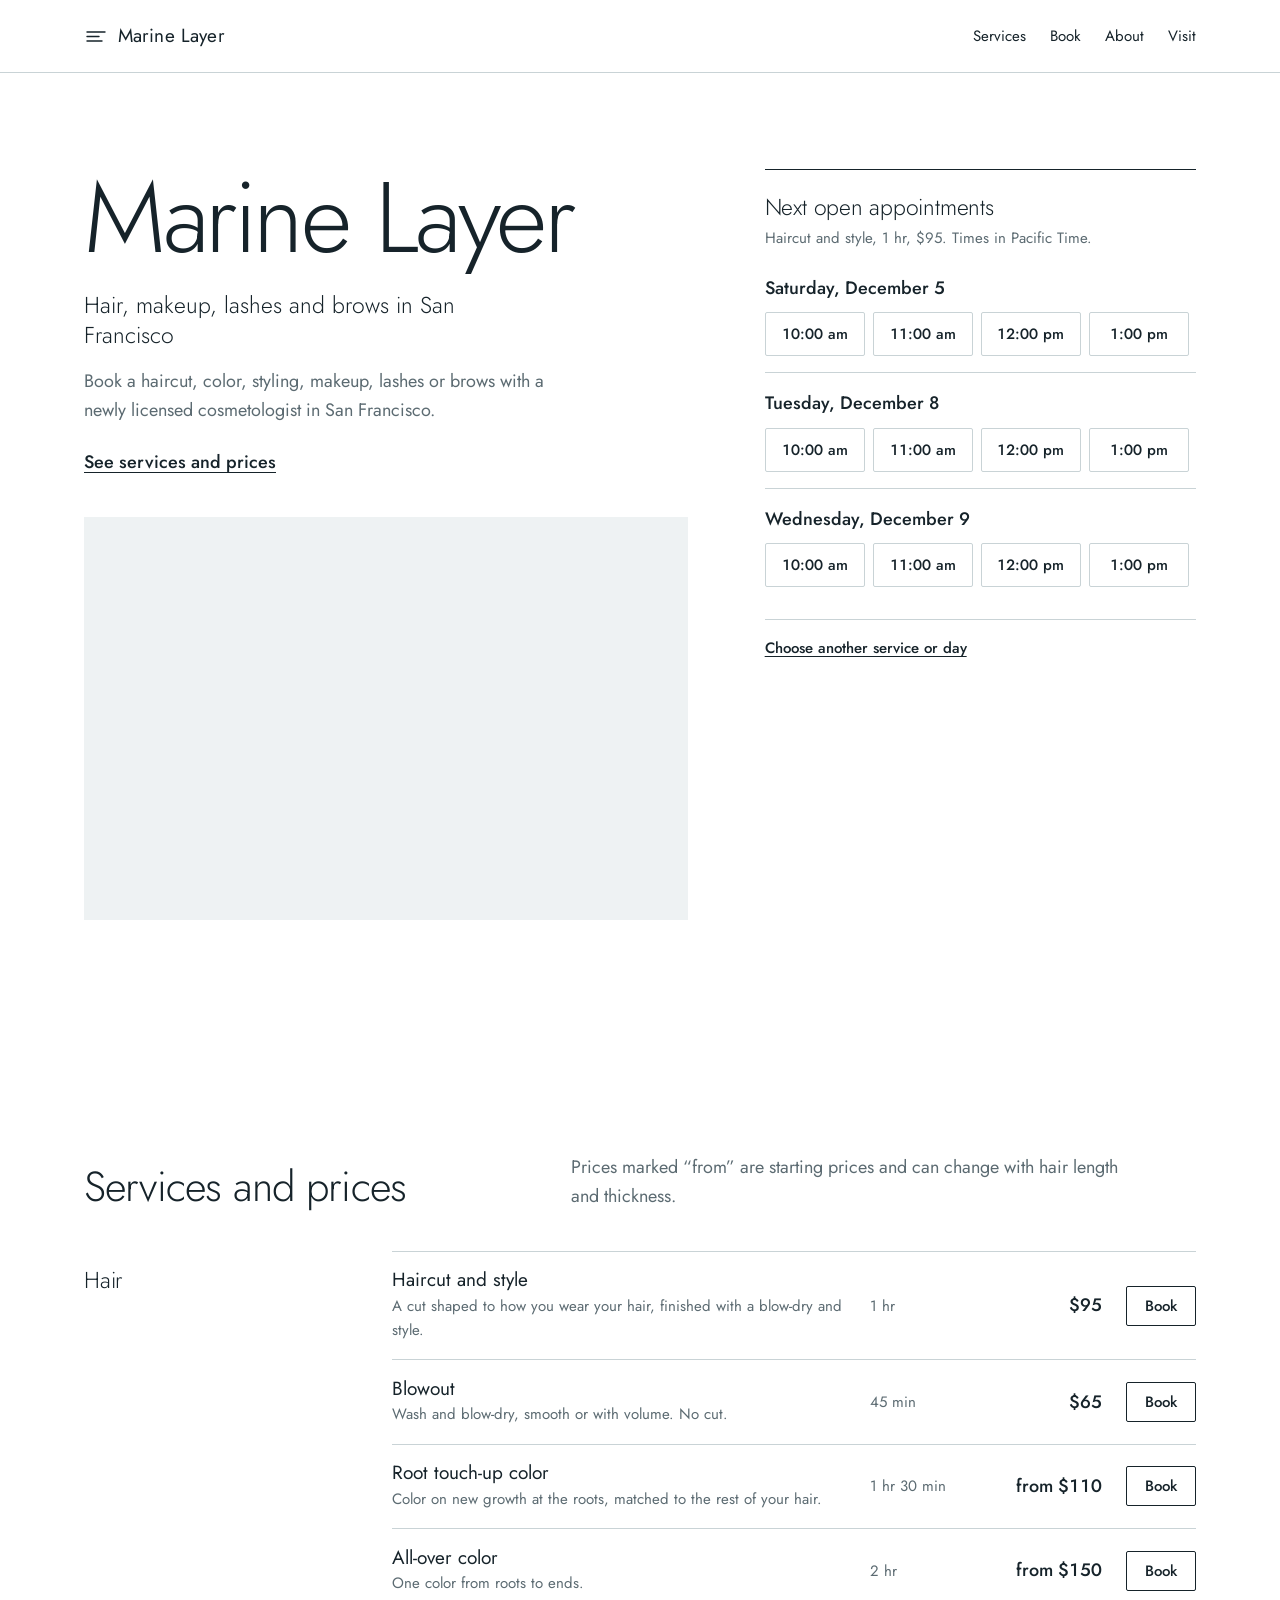
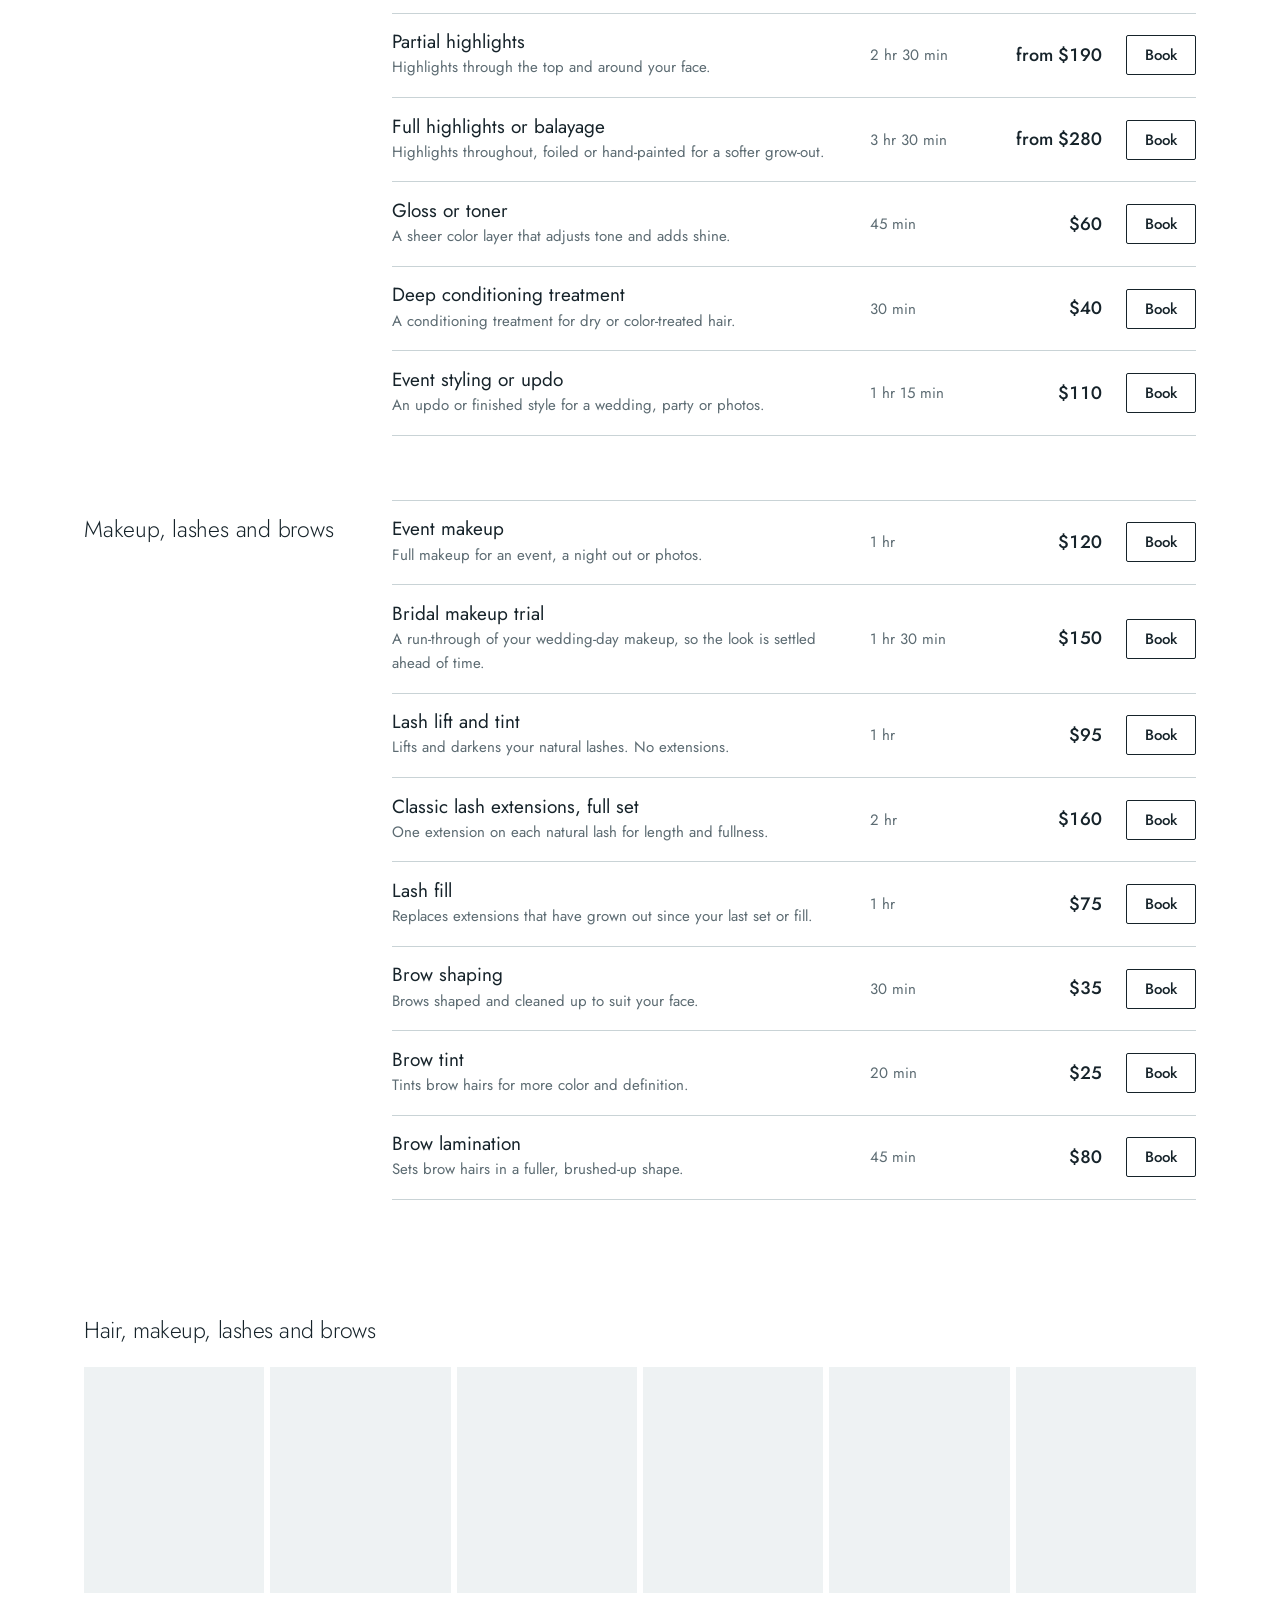
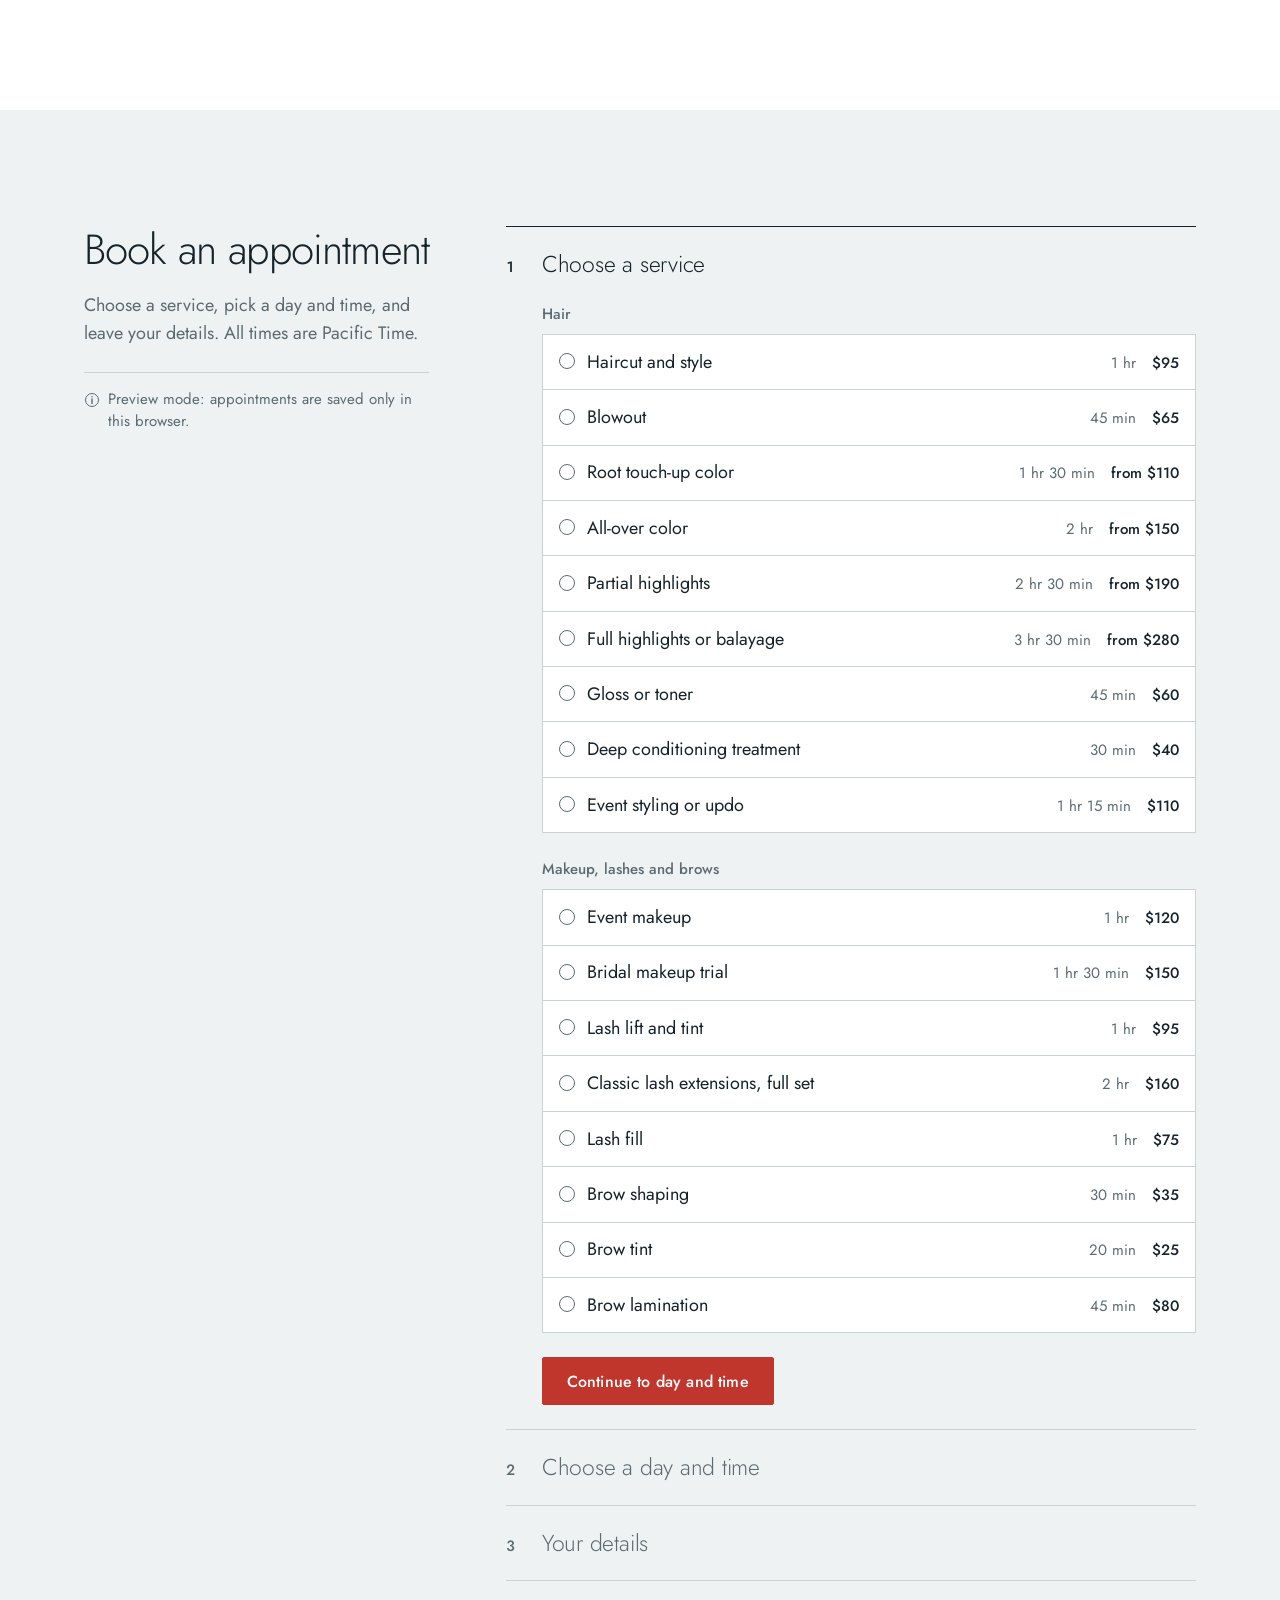
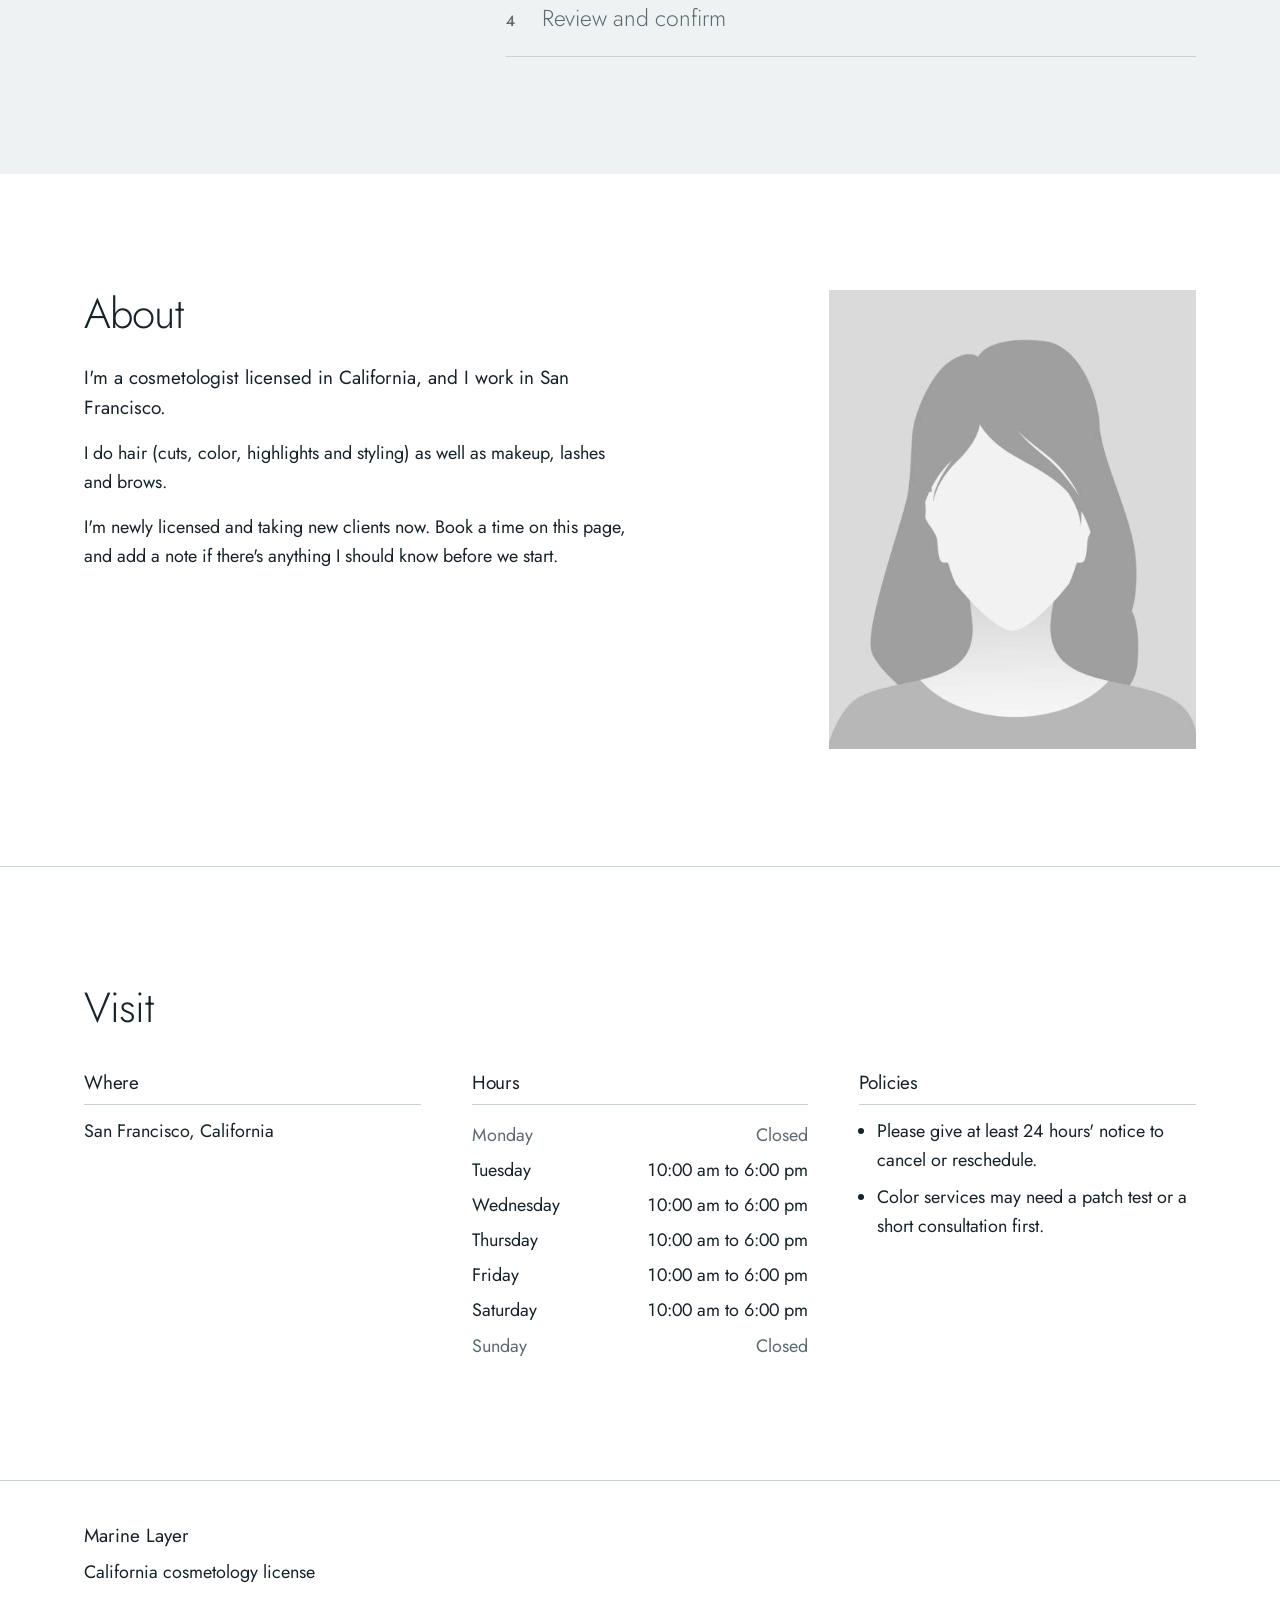
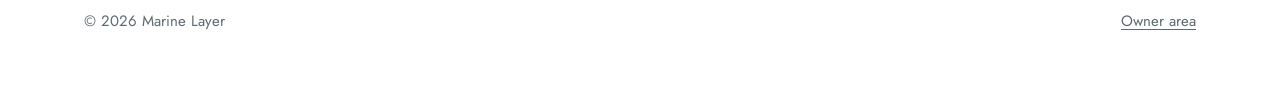
<file: index.html>
<!doctype html>
<html lang="en">
<head>
  <meta charset="utf-8">
  <meta name="viewport" content="width=device-width, initial-scale=1">
  <!-- Demo copy: keeps search engines from listing it. Remove this line when the site goes live for real. -->
  <meta name="robots" content="noindex, nofollow">
  <title>Marine Layer: hair, makeup, lashes and brows in San Francisco</title>
  <meta name="description" content="Haircuts, color, styling, makeup, lashes and brows with a California-licensed cosmetologist in San Francisco. See open times and book online.">
  <meta name="theme-color" content="#FFFFFF">
  <link rel="icon" href="data:image/svg+xml,%3Csvg xmlns='http://www.w3.org/2000/svg' viewBox='0 0 32 32'%3E%3Crect width='32' height='32' rx='6' fill='%2316232A'/%3E%3Cpath d='M8 11h16M8 16h11M8 21h14' stroke='%23EEF2F3' stroke-width='2.2' stroke-linecap='round'/%3E%3C/svg%3E">
  <link rel="preconnect" href="https://fonts.googleapis.com">
  <link rel="preconnect" href="https://fonts.gstatic.com" crossorigin>
  <link rel="preconnect" href="https://images.pexels.com">
  <link rel="stylesheet" href="https://fonts.googleapis.com/css2?family=Jost:wght@300;400;500&display=swap">
  <link rel="stylesheet" href="styles.css">
</head>
<body data-page="home">
  <a class="skip-link" href="#book">Skip to booking</a>

  <header class="site-header">
    <div class="wrap site-header__inner">
      <a class="wordmark" href="#top">
        <svg class="wordmark__mark" viewBox="0 0 24 24" width="24" height="24" aria-hidden="true" focusable="false">
          <path d="M3 8h18M3 12.5h12M3 17h15" fill="none" stroke="currentColor" stroke-width="1.4" stroke-linecap="round"/>
        </svg>
        <span data-site="name">Marine Layer</span>
      </a>
      <nav class="site-nav" aria-label="Main">
        <ul role="list">
          <li><a href="#services">Services</a></li>
          <li><a href="#book">Book</a></li>
          <li><a href="#about">About</a></li>
          <li><a href="#visit">Visit</a></li>
        </ul>
      </nav>
    </div>
  </header>

  <main id="top">

    <section class="hero" aria-labelledby="hero-title">
      <div class="wrap hero__grid">
        <div class="hero__text">
          <h1 class="hero__title" id="hero-title"><span data-site="name">Marine Layer</span></h1>
          <p class="hero__descriptor" data-site="descriptor">Hair, makeup, lashes and brows in San Francisco</p>
          <p class="hero__sentence" data-site="heroSentence"></p>
          <p class="hero__links"><a class="text-link" href="#services">See services and prices</a></p>
        </div>

        <figure class="photo hero__photo" id="hero-photo" hidden></figure>

        <section class="next" aria-labelledby="next-title">
          <h2 class="next__title" id="next-title">Next open appointments</h2>
          <p class="next__note" id="next-note"></p>
          <div id="next-days" aria-live="polite">
            <p class="next__empty">Loading open times.</p>
          </div>
          <p class="next__more"><a class="text-link" href="#book">Choose another service or day</a></p>
        </section>
      </div>
    </section>

    <section class="section" id="services" aria-labelledby="services-title">
      <div class="wrap">
        <div class="section__head">
          <h2 class="section__title" id="services-title">Services and prices</h2>
          <p class="section__lede" data-site="priceNote"></p>
        </div>
        <div class="menu" id="menu"></div>
      </div>
    </section>

    <section class="section section--tight" id="gallery" aria-labelledby="gallery-title" hidden>
      <div class="wrap">
        <h2 class="section__title section__title--small" id="gallery-title" data-site="galleryTitle"></h2>
        <ul class="gallery" id="gallery-grid" role="list"></ul>
      </div>
    </section>

    <section class="section band" id="book" aria-labelledby="book-title">
      <div class="wrap book">
        <div class="book__intro">
          <h2 class="section__title" id="book-title">Book an appointment</h2>
          <p class="book__lede">Choose a service, pick a day and time, and leave your details. All times are <span data-site="timeZoneLabel">Pacific Time</span>.</p>
          <p class="preview-note" data-preview-note hidden>
            <svg viewBox="0 0 16 16" width="16" height="16" aria-hidden="true" focusable="false"><circle cx="8" cy="8" r="6.5" fill="none" stroke="currentColor"/><path d="M8 7v4.5M8 4.6v.1" stroke="currentColor" stroke-width="1.4" stroke-linecap="round"/></svg>
            Preview mode: appointments are saved only in this browser.
          </p>
        </div>

        <div class="flow" id="booking-flow">
          <p class="sr-only" id="flow-status" aria-live="polite" aria-atomic="true"></p>
          <p class="sr-only" id="flow-alert" aria-live="assertive" aria-atomic="true"></p>

          <noscript><p class="flow-notice">Booking needs JavaScript. Turn it on in your browser settings and reload the page.</p></noscript>

          <ol class="steps" role="list">
            <li class="step is-current" data-step="1">
              <h3 class="step__title" tabindex="-1"><span class="step__num" aria-hidden="true">1</span><span class="sr-only">Step 1: </span>Choose a service</h3>
              <div class="step__summary" hidden></div>
              <div class="step__body"></div>
            </li>
            <li class="step is-upcoming" data-step="2">
              <h3 class="step__title" tabindex="-1"><span class="step__num" aria-hidden="true">2</span><span class="sr-only">Step 2: </span>Choose a day and time</h3>
              <div class="step__summary" hidden></div>
              <div class="step__body" hidden></div>
            </li>
            <li class="step is-upcoming" data-step="3">
              <h3 class="step__title" tabindex="-1"><span class="step__num" aria-hidden="true">3</span><span class="sr-only">Step 3: </span>Your details</h3>
              <div class="step__summary" hidden></div>
              <div class="step__body" hidden></div>
            </li>
            <li class="step is-upcoming" data-step="4">
              <h3 class="step__title" tabindex="-1"><span class="step__num" aria-hidden="true">4</span><span class="sr-only">Step 4: </span>Review and confirm</h3>
              <div class="step__summary" hidden></div>
              <div class="step__body" hidden></div>
            </li>
          </ol>

          <div class="done" id="flow-done" hidden></div>
        </div>
      </div>
    </section>

    <section class="section" id="about" aria-labelledby="about-title">
      <div class="wrap about">
        <div class="about__text">
          <h2 class="section__title" id="about-title">About</h2>
          <div class="about__body" id="about-body"></div>
        </div>
        <figure class="photo about__photo" id="about-portrait" hidden></figure>
      </div>
    </section>

    <section class="section section--rule" id="visit" aria-labelledby="visit-title">
      <div class="wrap">
        <h2 class="section__title" id="visit-title">Visit</h2>
        <div class="visit">
          <div class="visit__block" id="visit-where">
            <h3 class="visit__title">Where</h3>
            <p id="visit-where-text"></p>
          </div>
          <div class="visit__block">
            <h3 class="visit__title">Hours</h3>
            <table class="hours">
              <caption class="sr-only">Opening hours, <span data-site="timeZoneLabel">Pacific Time</span></caption>
              <tbody id="hours-body"></tbody>
            </table>
          </div>
          <div class="visit__block" id="visit-contact" hidden>
            <h3 class="visit__title">Contact</h3>
            <ul class="contact" id="contact-list" role="list"></ul>
          </div>
          <div class="visit__block" id="visit-policies">
            <h3 class="visit__title">Policies</h3>
            <ul class="policies" id="policy-list"></ul>
          </div>
        </div>
      </div>
    </section>

  </main>

  <footer class="site-footer">
    <div class="wrap site-footer__inner">
      <p class="site-footer__name" data-site="name">Marine Layer</p>
      <p class="site-footer__license" id="license-line">California cosmetology license</p>
      <p class="site-footer__small">
        <span>&copy; <span id="footer-year"></span> <span data-site="name">Marine Layer</span></span>
        <a class="quiet-link" href="appointments.html">Owner area</a>
      </p>
    </div>
  </footer>

  <script src="js/config.js"></script>
  <script src="js/settings.js"></script>
  <script src="js/scheduling.js"></script>
  <script src="js/store.js"></script>
  <script src="js/site.js"></script>
  <script src="js/booking.js"></script>
</body>
</html>
</file>
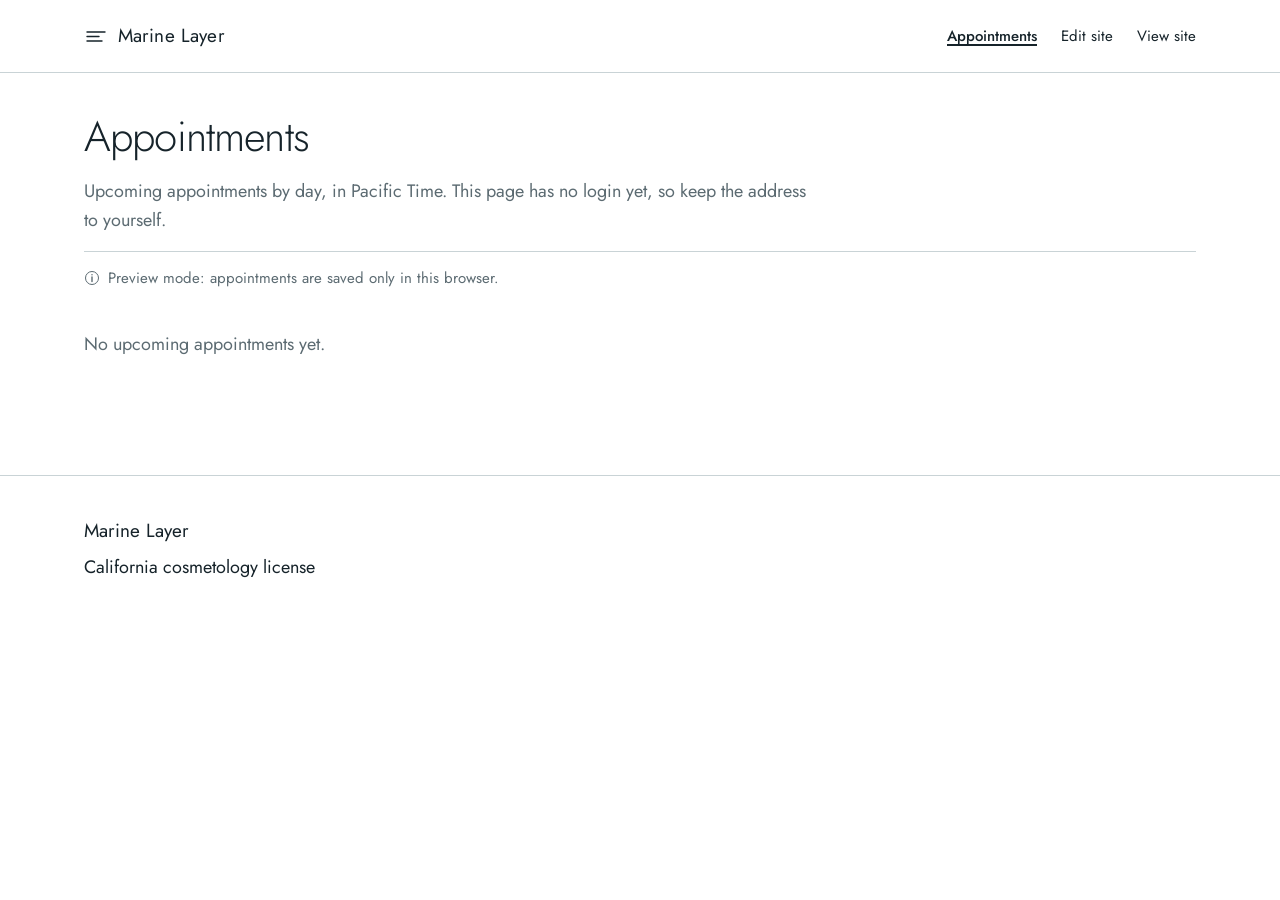
<file: appointments.html>
<!doctype html>
<html lang="en">
<head>
  <meta charset="utf-8">
  <meta name="viewport" content="width=device-width, initial-scale=1">
  <title>Appointments: Marine Layer</title>
  <meta name="description" content="Booked appointments for Marine Layer.">
  <meta name="robots" content="noindex, nofollow">
  <meta name="theme-color" content="#FFFFFF">
  <link rel="icon" href="data:image/svg+xml,%3Csvg xmlns='http://www.w3.org/2000/svg' viewBox='0 0 32 32'%3E%3Crect width='32' height='32' rx='6' fill='%2316232A'/%3E%3Cpath d='M8 11h16M8 16h11M8 21h14' stroke='%23EEF2F3' stroke-width='2.2' stroke-linecap='round'/%3E%3C/svg%3E">
  <link rel="preconnect" href="https://fonts.googleapis.com">
  <link rel="preconnect" href="https://fonts.gstatic.com" crossorigin>
  <link rel="stylesheet" href="https://fonts.googleapis.com/css2?family=Jost:wght@300;400;500&display=swap">
  <link rel="stylesheet" href="styles.css">
</head>
<body data-page="appointments">
  <a class="skip-link" href="#main">Skip to appointments</a>

  <header class="site-header">
    <div class="wrap site-header__inner">
      <a class="wordmark" href="appointments.html">
        <svg class="wordmark__mark" viewBox="0 0 24 24" width="24" height="24" aria-hidden="true" focusable="false">
          <path d="M3 8h18M3 12.5h12M3 17h15" fill="none" stroke="currentColor" stroke-width="1.4" stroke-linecap="round"/>
        </svg>
        <span data-site="name">Marine Layer</span>
      </a>
      <nav class="site-nav owner-nav" aria-label="Owner area">
        <ul role="list">
          <li><a href="appointments.html" aria-current="page">Appointments</a></li>
          <li><a href="owner.html">Edit site</a></li>
          <li><a href="index.html">View site</a></li>
        </ul>
      </nav>
    </div>
  </header>

  <main id="main" class="wrap owner">
    <div class="owner__head">
      <h1 class="owner__title">Appointments</h1>
      <p class="owner__intro">Upcoming appointments by day, in <span data-site="timeZoneLabel">Pacific Time</span>. This page has no login yet, so keep the address to yourself.</p>
      <p class="preview-note" data-preview-note hidden>
        <svg viewBox="0 0 16 16" width="16" height="16" aria-hidden="true" focusable="false"><circle cx="8" cy="8" r="6.5" fill="none" stroke="currentColor"/><path d="M8 7v4.5M8 4.6v.1" stroke="currentColor" stroke-width="1.4" stroke-linecap="round"/></svg>
        Preview mode: appointments are saved only in this browser.
      </p>
    </div>

    <p class="sr-only" id="owner-status" aria-live="polite" aria-atomic="true"></p>

    <section aria-labelledby="upcoming-title">
      <h2 class="sr-only" id="upcoming-title" tabindex="-1">Upcoming</h2>
      <div id="upcoming"><p class="owner-empty">Loading appointments.</p></div>
    </section>

    <details class="owner-more" id="past-wrap" hidden>
      <summary id="past-summary">Past appointments</summary>
      <div id="past"></div>
    </details>

    <details class="owner-more" id="cancelled-wrap" hidden>
      <summary id="cancelled-summary">Cancelled appointments</summary>
      <div id="cancelled"></div>
    </details>
  </main>

  <footer class="site-footer">
    <div class="wrap site-footer__inner">
      <p class="site-footer__name" data-site="name">Marine Layer</p>
      <p class="site-footer__license" id="license-line">California cosmetology license</p>
    </div>
  </footer>

  <script src="js/config.js"></script>
  <script src="js/settings.js"></script>
  <script src="js/scheduling.js"></script>
  <script src="js/store.js"></script>
  <script src="js/site.js"></script>
  <script src="js/appointments.js"></script>
</body>
</html>
</file>
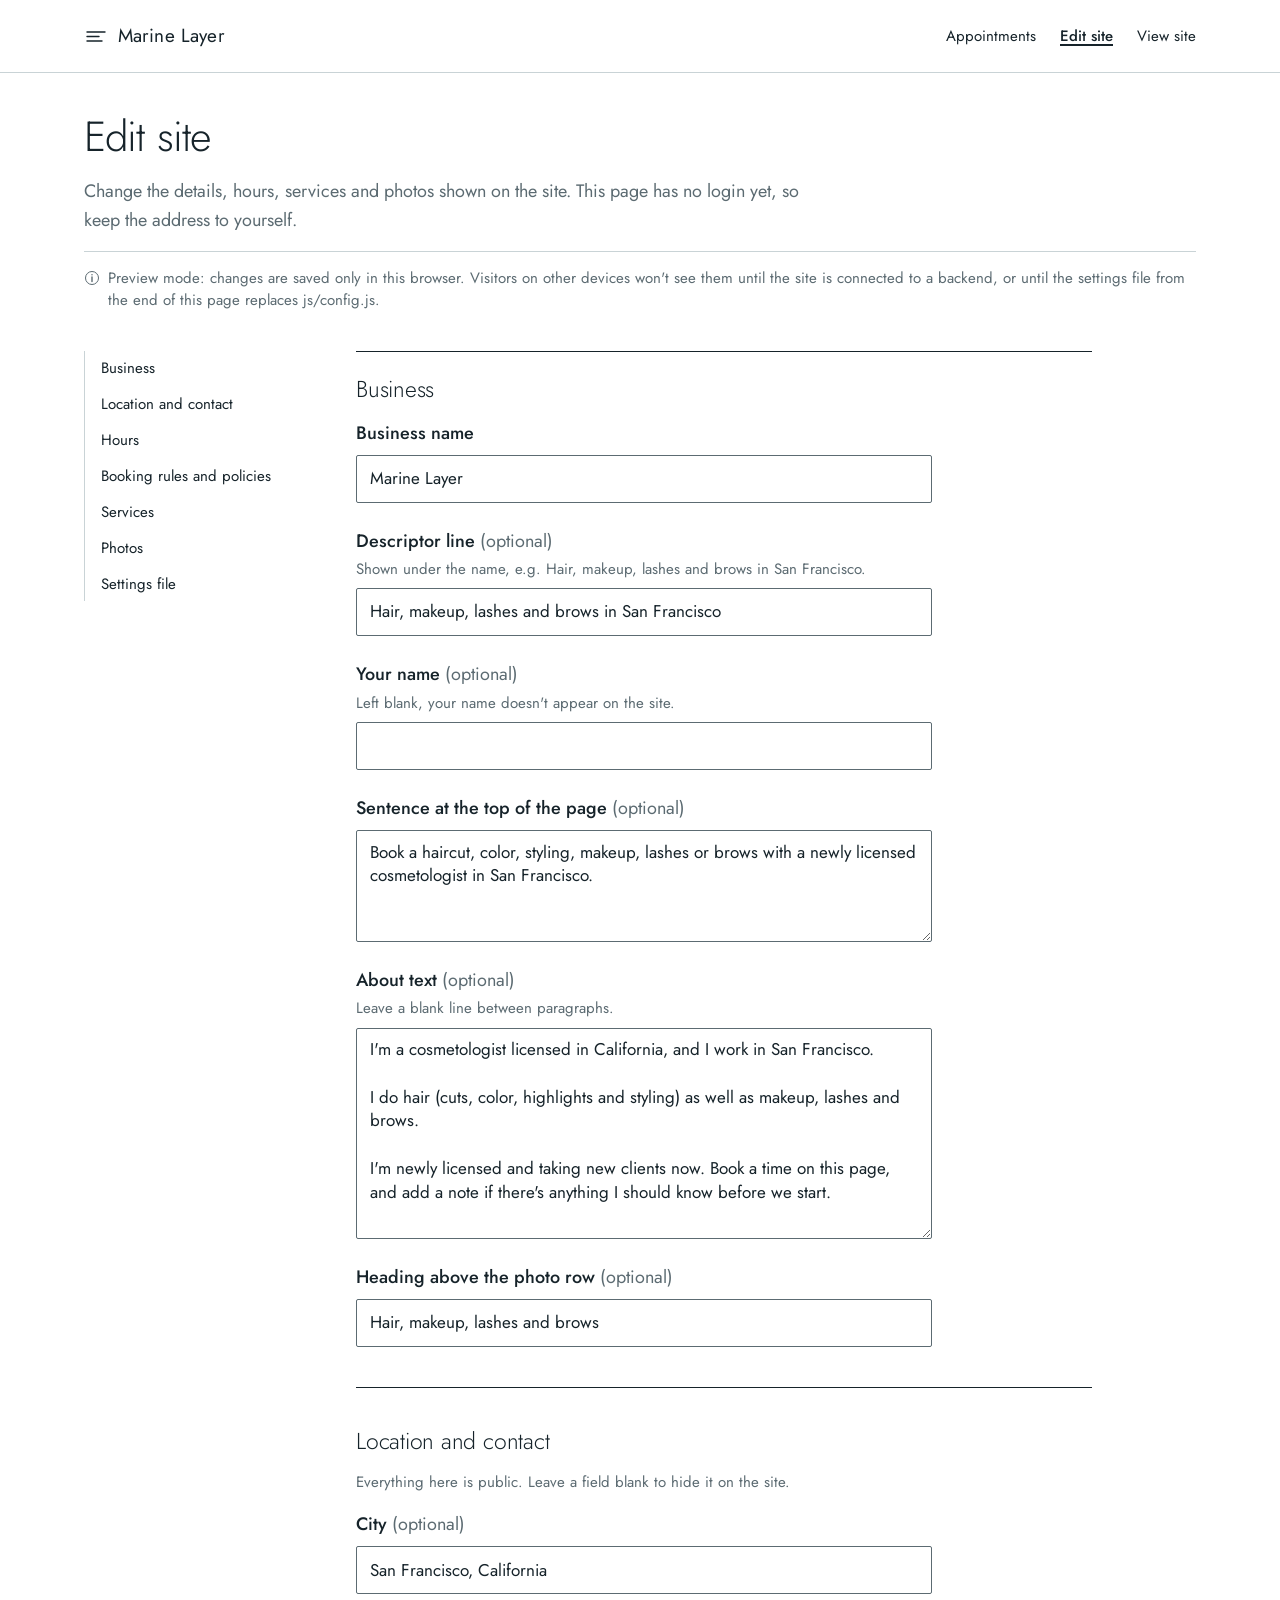
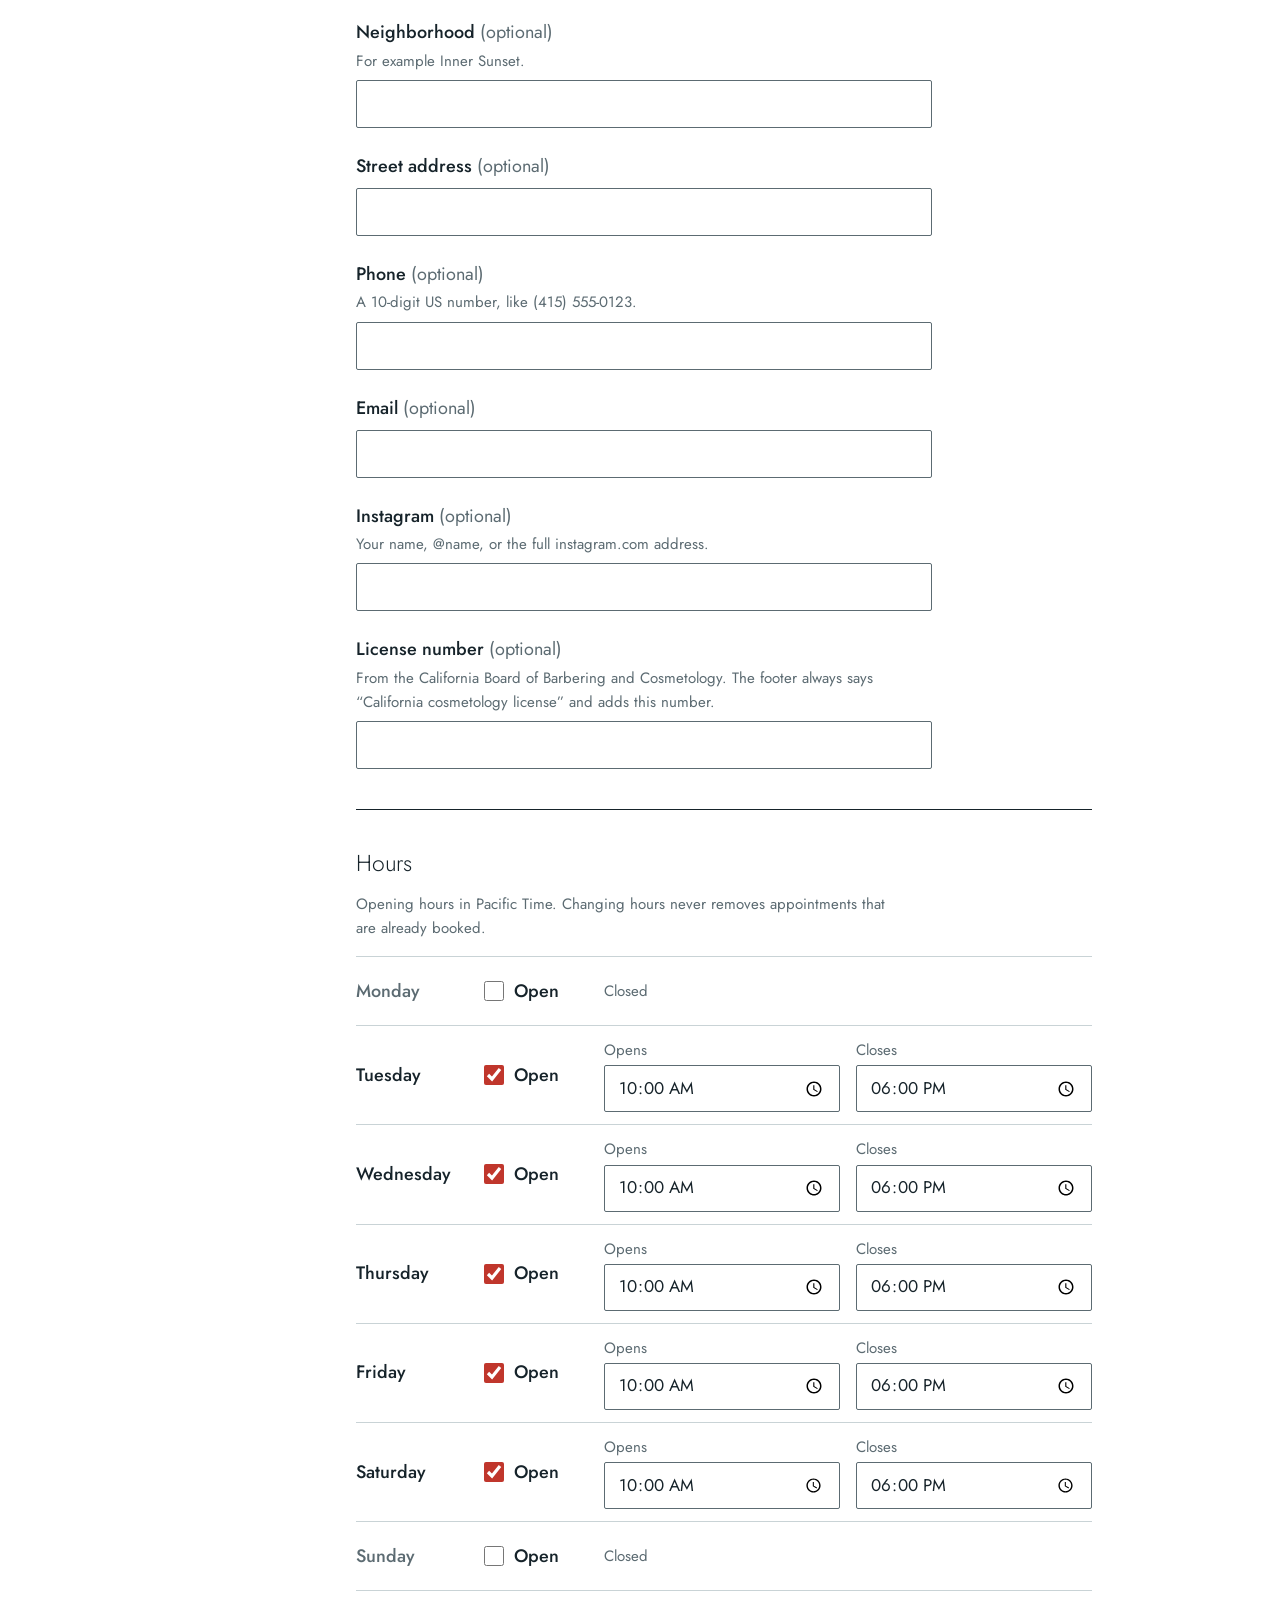
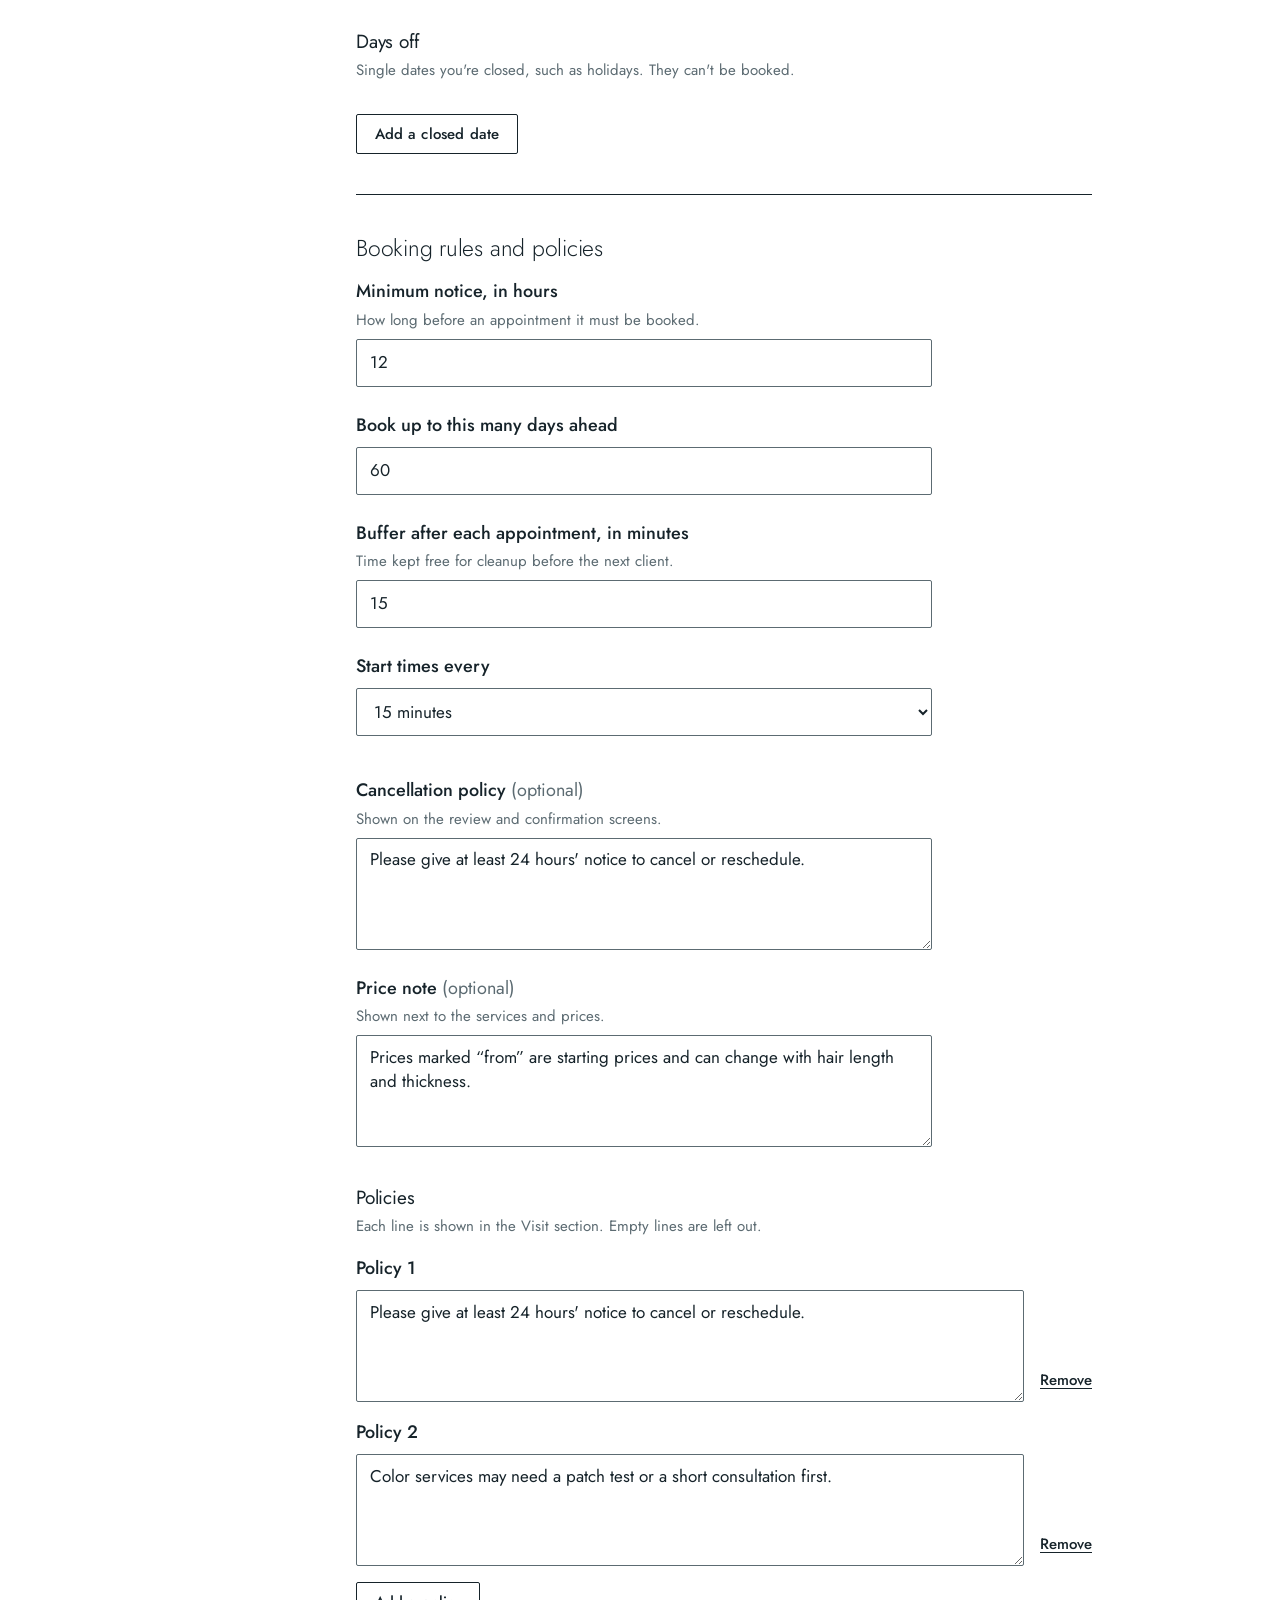
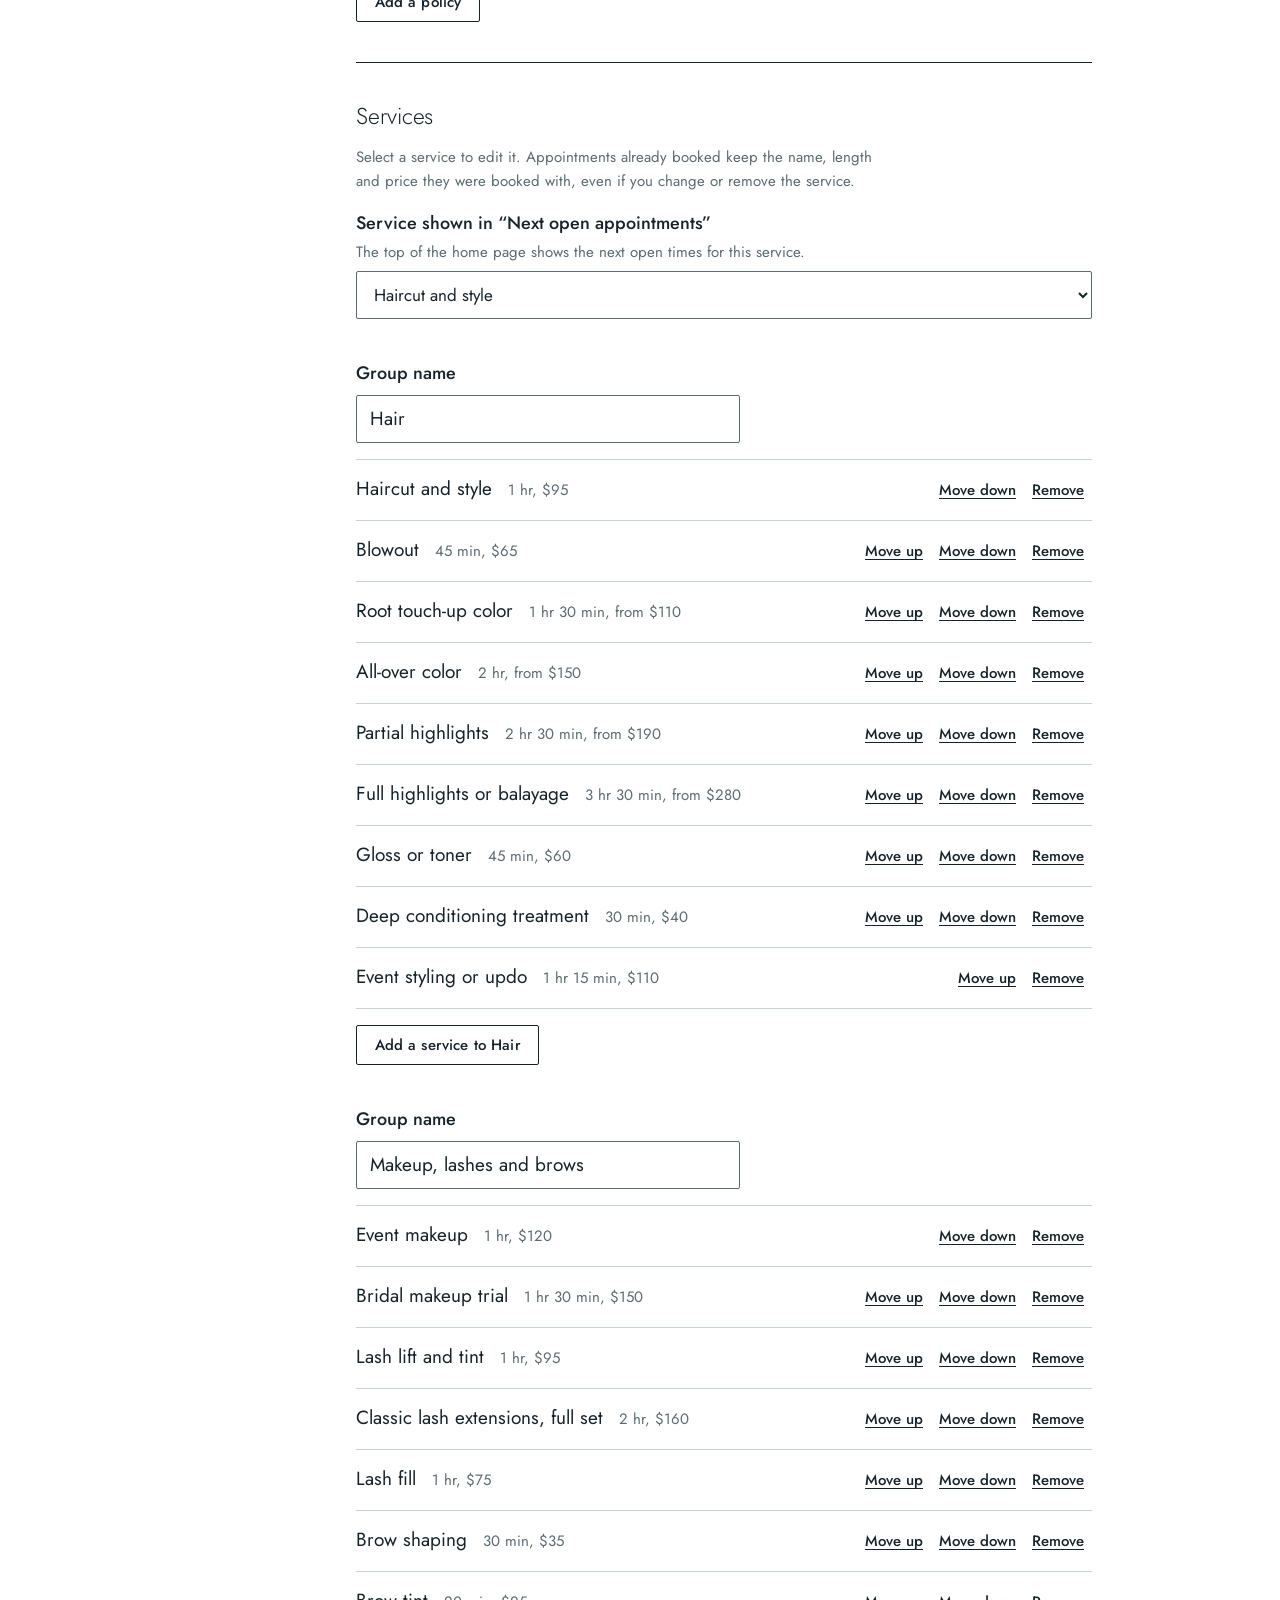
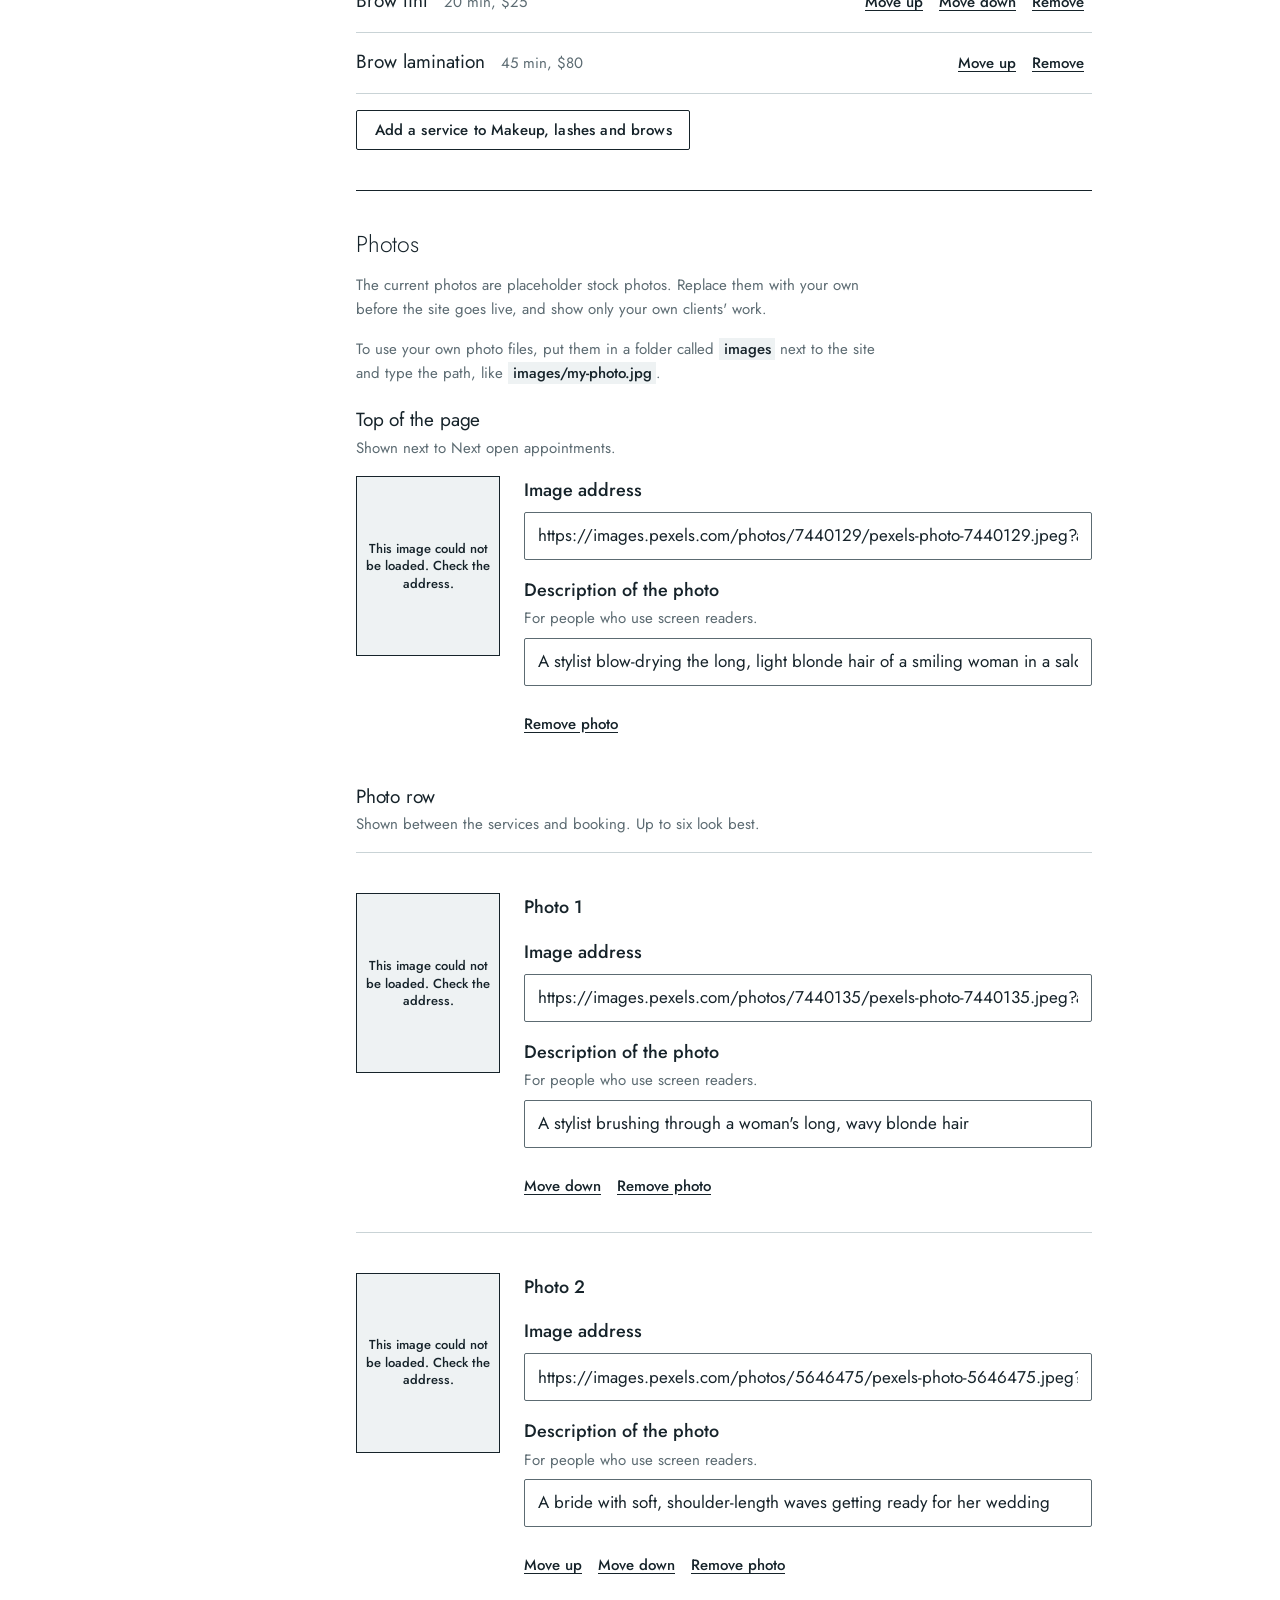
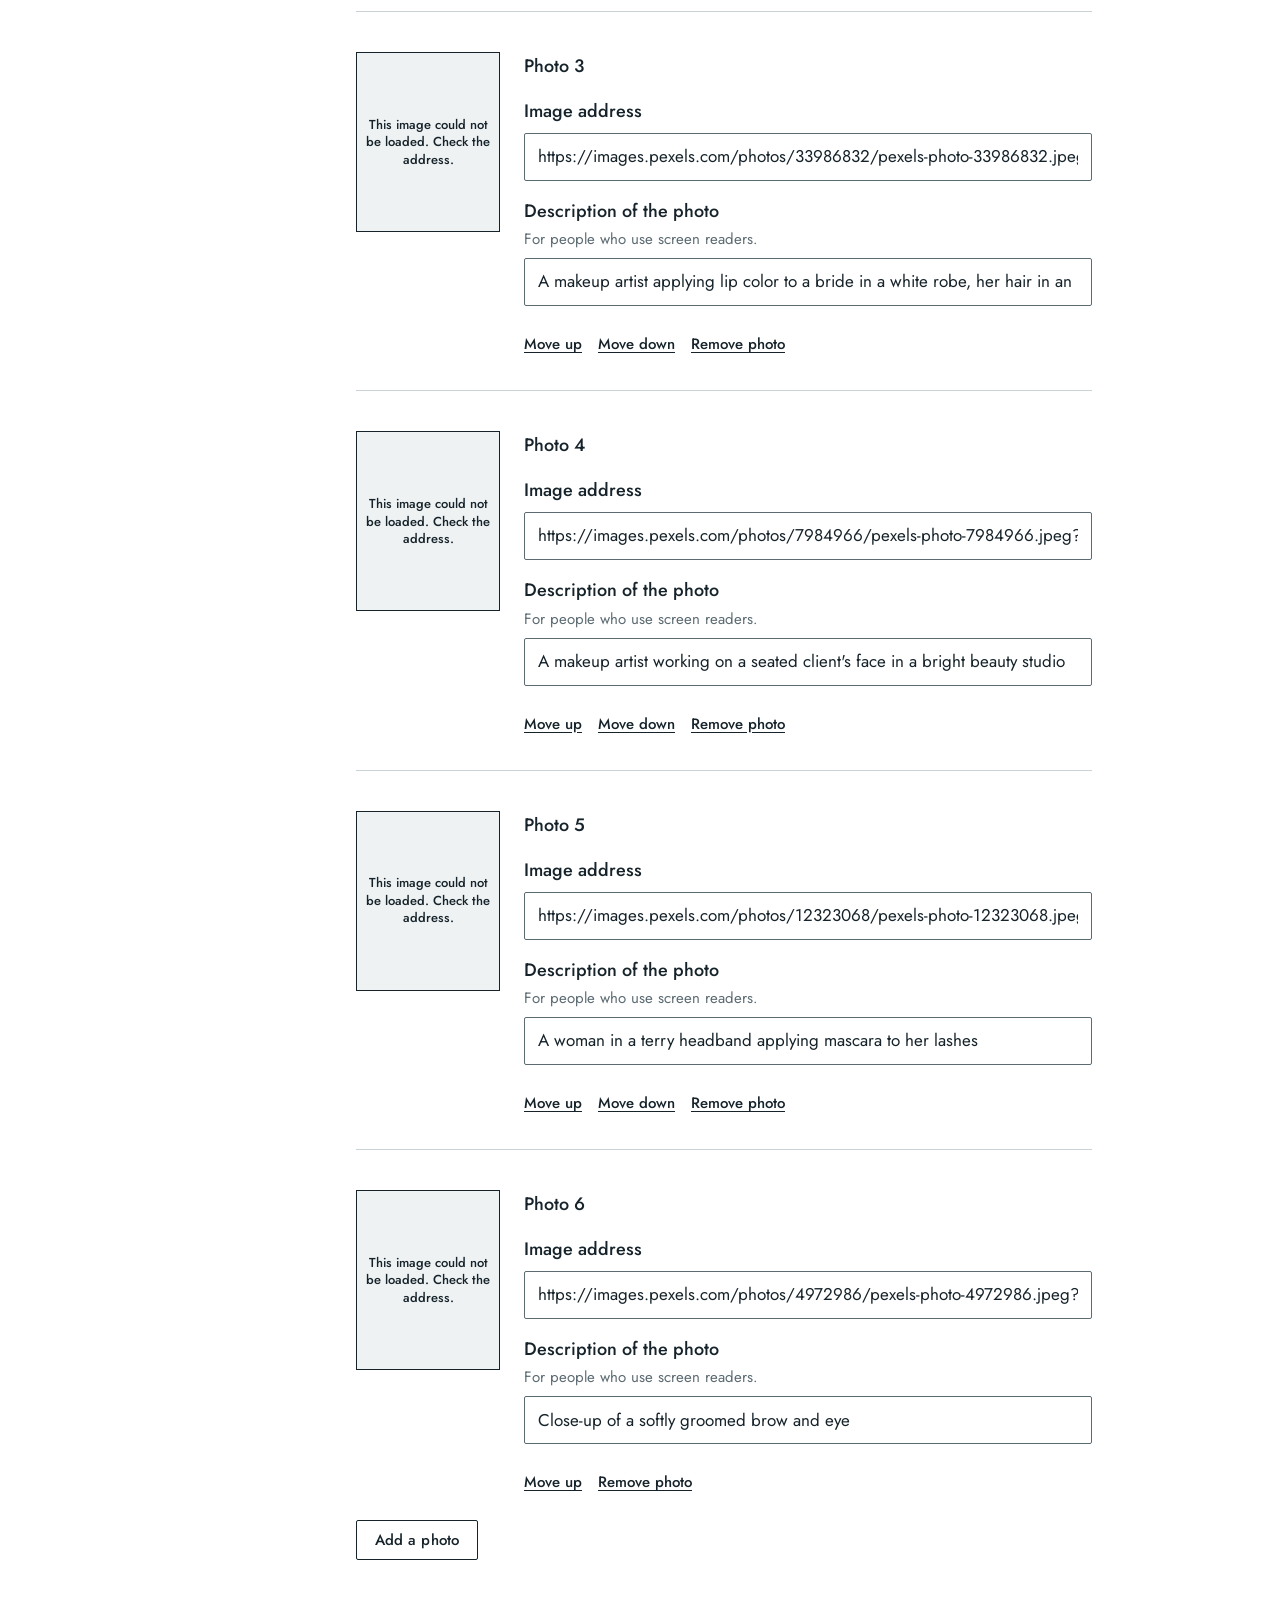
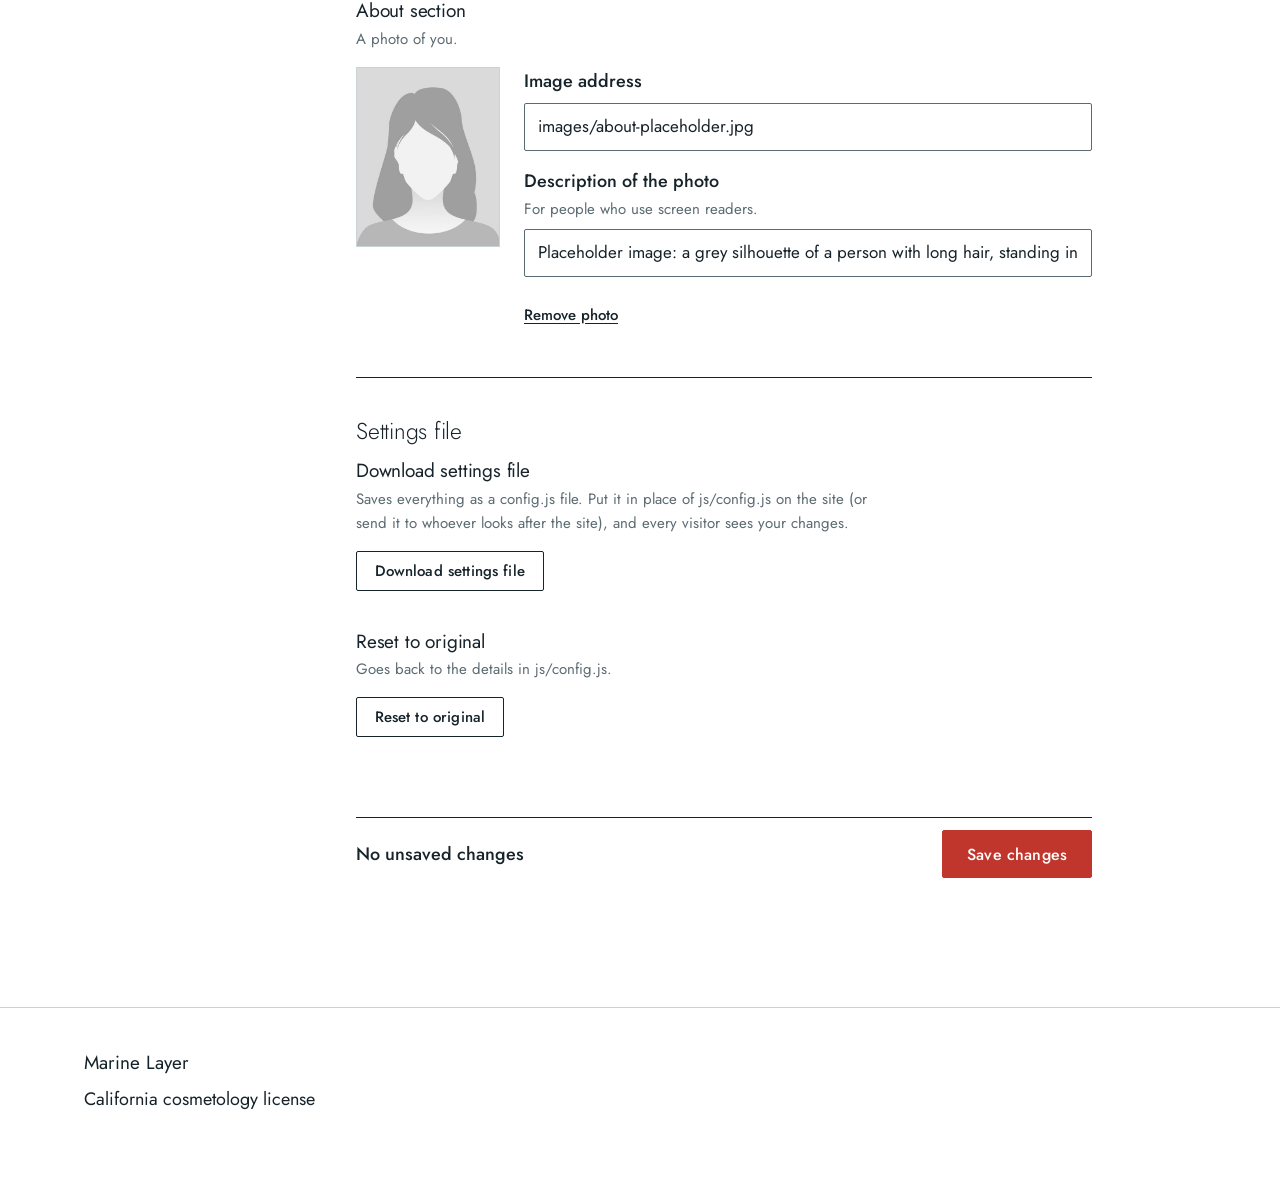
<file: owner.html>
<!doctype html>
<html lang="en">
<head>
  <meta charset="utf-8">
  <meta name="viewport" content="width=device-width, initial-scale=1">
  <title>Edit site: Marine Layer</title>
  <meta name="description" content="Edit the details shown on the Marine Layer site.">
  <meta name="robots" content="noindex, nofollow">
  <meta name="theme-color" content="#FFFFFF">
  <link rel="icon" href="data:image/svg+xml,%3Csvg xmlns='http://www.w3.org/2000/svg' viewBox='0 0 32 32'%3E%3Crect width='32' height='32' rx='6' fill='%2316232A'/%3E%3Cpath d='M8 11h16M8 16h11M8 21h14' stroke='%23EEF2F3' stroke-width='2.2' stroke-linecap='round'/%3E%3C/svg%3E">
  <link rel="preconnect" href="https://fonts.googleapis.com">
  <link rel="preconnect" href="https://fonts.gstatic.com" crossorigin>
  <link rel="stylesheet" href="https://fonts.googleapis.com/css2?family=Jost:wght@300;400;500&display=swap">
  <link rel="stylesheet" href="styles.css">
</head>
<body data-page="owner">
  <a class="skip-link" href="#main">Skip to the form</a>

  <header class="site-header">
    <div class="wrap site-header__inner">
      <a class="wordmark" href="appointments.html">
        <svg class="wordmark__mark" viewBox="0 0 24 24" width="24" height="24" aria-hidden="true" focusable="false">
          <path d="M3 8h18M3 12.5h12M3 17h15" fill="none" stroke="currentColor" stroke-width="1.4" stroke-linecap="round"/>
        </svg>
        <span data-site="name">Marine Layer</span>
      </a>
      <nav class="site-nav owner-nav" aria-label="Owner area">
        <ul role="list">
          <li><a href="appointments.html">Appointments</a></li>
          <li><a href="owner.html" aria-current="page">Edit site</a></li>
          <li><a href="index.html">View site</a></li>
        </ul>
      </nav>
    </div>
  </header>

  <main id="main" class="wrap owner">
    <div class="owner__head">
      <h1 class="owner__title" id="edit-title" tabindex="-1">Edit site</h1>
      <p class="owner__intro">Change the details, hours, services and photos shown on the site. This page has no login yet, so keep the address to yourself.</p>
      <p class="preview-note" id="store-note" hidden>
        <svg viewBox="0 0 16 16" width="16" height="16" aria-hidden="true" focusable="false"><circle cx="8" cy="8" r="6.5" fill="none" stroke="currentColor"/><path d="M8 7v4.5M8 4.6v.1" stroke="currentColor" stroke-width="1.4" stroke-linecap="round"/></svg>
        <span>Preview mode: changes are saved only in this browser. Visitors on other devices won't see them until the site is connected to a backend, or until the settings file from the end of this page replaces js/config.js.</span>
      </p>
    </div>

    <p class="sr-only" id="edit-status" aria-live="polite" aria-atomic="true"></p>
    <p class="sr-only" id="edit-alert" aria-live="assertive" aria-atomic="true"></p>

    <noscript><p class="flow-notice">This page needs JavaScript. Turn it on in your browser settings and reload the page.</p></noscript>

    <div class="edit">
      <nav class="edit__nav" aria-label="Sections of this page">
        <ul role="list">
          <li><a href="#sec-business">Business</a></li>
          <li><a href="#sec-contact">Location and contact</a></li>
          <li><a href="#sec-hours">Hours</a></li>
          <li><a href="#sec-rules">Booking rules and policies</a></li>
          <li><a href="#sec-services">Services</a></li>
          <li><a href="#sec-photos">Photos</a></li>
          <li><a href="#sec-file">Settings file</a></li>
        </ul>
      </nav>

      <form class="edit__form" id="edit-form" novalidate>
        <section class="edit-section" id="sec-business" aria-labelledby="sec-business-title">
          <h2 class="edit-section__title" id="sec-business-title">Business</h2>
          <div data-section="business"></div>
        </section>

        <section class="edit-section" id="sec-contact" aria-labelledby="sec-contact-title">
          <h2 class="edit-section__title" id="sec-contact-title">Location and contact</h2>
          <p class="edit-section__lede">Everything here is public. Leave a field blank to hide it on the site.</p>
          <div data-section="contact"></div>
        </section>

        <section class="edit-section" id="sec-hours" aria-labelledby="sec-hours-title">
          <h2 class="edit-section__title" id="sec-hours-title">Hours</h2>
          <p class="edit-section__lede">Opening hours in <span data-site="timeZoneLabel">Pacific Time</span>. Changing hours never removes appointments that are already booked.</p>
          <div data-section="hours"></div>
        </section>

        <section class="edit-section" id="sec-rules" aria-labelledby="sec-rules-title">
          <h2 class="edit-section__title" id="sec-rules-title">Booking rules and policies</h2>
          <div data-section="rules"></div>
        </section>

        <section class="edit-section" id="sec-services" aria-labelledby="sec-services-title">
          <h2 class="edit-section__title" id="sec-services-title">Services</h2>
          <p class="edit-section__lede">Select a service to edit it. Appointments already booked keep the name, length and price they were booked with, even if you change or remove the service.</p>
          <div data-section="services"></div>
        </section>

        <section class="edit-section" id="sec-photos" aria-labelledby="sec-photos-title">
          <h2 class="edit-section__title" id="sec-photos-title">Photos</h2>
          <p class="edit-section__lede">The current photos are placeholder stock photos. Replace them with your own before the site goes live, and show only your own clients' work.</p>
          <p class="edit-section__lede">To use your own photo files, put them in a folder called <code>images</code> next to the site and type the path, like <code>images/my-photo.jpg</code>.</p>
          <div data-section="photos"></div>
        </section>

        <section class="edit-section" id="sec-file" aria-labelledby="sec-file-title">
          <h2 class="edit-section__title" id="sec-file-title">Settings file</h2>
          <div data-section="file"></div>
        </section>

        <div class="savebar is-clean" id="savebar">
          <div class="savebar__inner">
            <p class="savebar__status" id="savebar-status" tabindex="-1">No unsaved changes</p>
            <div class="savebar__actions">
              <button type="button" class="button button--quiet" data-action="discard" hidden>Discard changes</button>
              <button type="submit" class="button button--primary" data-action="save">Save changes</button>
            </div>
          </div>
        </div>
      </form>
    </div>
  </main>

  <footer class="site-footer">
    <div class="wrap site-footer__inner">
      <p class="site-footer__name" data-site="name">Marine Layer</p>
      <p class="site-footer__license" id="license-line">California cosmetology license</p>
    </div>
  </footer>

  <script src="js/config.js"></script>
  <script src="js/settings.js"></script>
  <script src="js/scheduling.js"></script>
  <script src="js/site.js"></script>
  <script src="js/owner.js"></script>
</body>
</html>
</file>
<file: styles.css>
/* ==========================================================
   Marine Layer: clean, quiet, left-aligned.
   One accent (International Orange) for the primary button,
   the selected day and time, and focus rings. Nowhere else.
   ========================================================== */

:root {
  /* Palette */
  --paper: #FFFFFF;
  --fog: #EEF2F3;
  --mist: #C9D3D6;
  --slate: #5C6B72;
  --ink: #16232A;
  --accent: #C0362C;        /* white text on it: 5.5:1 */
  --accent-hover: #A62E25;  /* same red, pressed */

  /* Type: one family, three weights */
  --font: "Jost", "Futura", "Century Gothic", "Avenir Next", "Segoe UI", system-ui, sans-serif;
  --fs-small: 0.9375rem;                                   /* 15px */
  --fs-body: 1.0625rem;                                    /* 17px, 18px on wider screens */
  --fs-h4: 1.1875rem;                                      /* 19px */
  --fs-h3: 1.4375rem;                                      /* 23px */
  --fs-h2: clamp(1.875rem, 1.45rem + 1.8vw, 2.625rem);     /* 30 to 42px */
  --fs-h1: clamp(3.25rem, 2rem + 6vw, 6.25rem);            /* 52 to 100px */

  /* Space */
  --gutter: clamp(16px, 5vw, 64px);
  --s1: 0.5rem;
  --s2: 1rem;
  --s3: 1.5rem;
  --s4: 2.5rem;
  --s5: 4rem;
  --section: clamp(4rem, 2.5rem + 6vw, 8rem);
  --measure: 66ch;
  --radius: 2px;
}

/* ---------- Base ---------- */

*, *::before, *::after { box-sizing: border-box; }

[hidden] { display: none !important; }

html {
  -webkit-text-size-adjust: 100%;
  text-size-adjust: 100%;
  scroll-padding-top: var(--s3);
}

body {
  margin: 0;
  background: var(--paper);
  color: var(--ink);
  font-family: var(--font);
  font-weight: 400;
  font-size: var(--fs-body);
  line-height: 1.6;
  overflow-wrap: break-word;
}

@media (min-width: 768px) {
  :root { --fs-body: 1.125rem; }
}

h1, h2, h3, h4 {
  margin: 0;
  font-weight: 300;
  line-height: 1.15;
  letter-spacing: -0.01em;
}

p, ul, ol, dl, figure { margin: 0; }

ul[role="list"], ol[role="list"] { list-style: none; padding: 0; }

img { display: block; max-width: 100%; }

a { color: inherit; text-decoration-thickness: 1px; text-underline-offset: 0.2em; }
a:hover { text-decoration-thickness: 2px; }

button, input, textarea, select { font: inherit; color: inherit; }

:focus-visible {
  outline: 2px solid var(--accent);
  outline-offset: 3px;
}

.sr-only {
  position: absolute !important;
  width: 1px; height: 1px;
  padding: 0; margin: -1px;
  overflow: hidden; clip: rect(0 0 0 0);
  white-space: nowrap; border: 0;
}

.skip-link {
  position: absolute;
  left: var(--gutter);
  top: -100px;
  background: var(--ink);
  color: var(--paper);
  padding: var(--s1) var(--s2);
  z-index: 10;
}
.skip-link:focus { top: var(--s1); }

.wrap {
  width: 100%;
  max-width: 1240px;
  margin-inline: auto;
  padding-inline: var(--gutter);
}

/* ---------- Buttons and links ---------- */

.button {
  display: inline-flex;
  align-items: center;
  justify-content: center;
  min-height: 48px;
  padding: 0.7rem 1.5rem;
  border: 1px solid var(--ink);
  border-radius: var(--radius);
  background: transparent;
  color: var(--ink);
  font-size: 1rem;
  font-weight: 500;
  letter-spacing: 0.01em;
  line-height: 1.2;
  text-decoration: none;
  cursor: pointer;
  transition: background-color 0.15s ease, color 0.15s ease, border-color 0.15s ease;
}

.button--primary {
  background: var(--accent);
  border-color: var(--accent);
  color: #FFFFFF;
}
.button--primary:hover { background: var(--accent-hover); border-color: var(--accent-hover); }

.button--quiet:hover,
.button--line:hover { background: var(--ink); color: var(--paper); }

.button--line {
  min-height: 40px;
  padding: 0.45rem 1.1rem;
  font-size: var(--fs-small);
}

.button[aria-disabled="true"] { cursor: progress; opacity: 0.7; }

.text-link {
  font-weight: 500;
  text-decoration: underline;
}

.link-button {
  background: none;
  border: 0;
  padding: 0.25rem 0;
  font-size: var(--fs-small);
  font-weight: 500;
  text-decoration: underline;
  text-underline-offset: 0.2em;
  cursor: pointer;
}
.link-button:hover { text-decoration-thickness: 2px; }

.quiet-link { color: var(--slate); }

/* ---------- Header ---------- */

.site-header { border-bottom: 1px solid var(--mist); }

.site-header__inner {
  display: flex;
  flex-wrap: wrap;
  align-items: center;
  justify-content: space-between;
  gap: var(--s1) var(--s4);
  padding-block: 1.1rem;
}

.wordmark {
  display: inline-flex;
  align-items: center;
  gap: 0.6rem;
  font-size: 1.1875rem;
  font-weight: 400;
  letter-spacing: 0.01em;
  text-decoration: none;
}
.wordmark__mark { color: var(--ink); }

.site-nav ul {
  display: flex;
  flex-wrap: wrap;
  gap: 0 var(--s3);
}
.site-nav a {
  display: inline-block;
  padding-block: 0.4rem;
  font-size: var(--fs-small);
  text-decoration: none;
}
.site-nav a:hover { text-decoration: underline; }

/* ---------- Sections ---------- */
/* One rule sets section spacing; modifiers only change what they name. */

.section { padding-block: var(--section); }
.section--tight { padding-block: 0 var(--section); }
.section--rule { border-top: 1px solid var(--mist); }
.band { background: var(--fog); }

.section__head {
  display: grid;
  gap: var(--s2);
  margin-bottom: var(--s4);
}
@media (min-width: 900px) {
  .section__head {
    grid-template-columns: 5fr 7fr;
    align-items: end;
    gap: var(--s4);
  }
}

.section__title {
  font-size: var(--fs-h2);
  letter-spacing: -0.02em;
}
.section__title--small { font-size: var(--fs-h3); margin-bottom: var(--s3); }

.section__lede {
  max-width: 52ch;
  color: var(--slate);
}

/* ---------- Hero ---------- */

.hero {
  padding-block: clamp(3rem, 2rem + 5vw, 6.5rem) var(--section);
  overflow: hidden;   /* keeps the fog band from widening the page */
}

.hero__grid {
  display: grid;
  gap: var(--s4);
  grid-template-areas:
    "text"
    "next"
    "photo";
}
.hero__text { grid-area: text; }
.hero__photo { grid-area: photo; }
.next { grid-area: next; }

@media (min-width: 960px) {
  .hero__grid {
    grid-template-columns: minmax(0, 7fr) minmax(0, 5fr);
    grid-template-areas:
      "text  next"
      "photo next";
    column-gap: clamp(3rem, 6vw, 6rem);
    row-gap: var(--s4);
    align-items: start;
  }
}

.hero__title {
  position: relative;
  font-size: var(--fs-h1);
  font-weight: 300;
  line-height: 0.98;
  letter-spacing: -0.035em;
}

/* The one motion moment: a soft fog band lifts off the name once. */
.hero__title::after {
  content: "";
  position: absolute;
  left: -6%;
  right: -12%;
  top: -40%;
  bottom: -40%;
  background: linear-gradient(180deg,
    rgba(238, 242, 243, 0) 0%,
    rgba(238, 242, 243, 0.97) 28%,
    rgba(255, 255, 255, 0.99) 52%,
    rgba(238, 242, 243, 0.95) 74%,
    rgba(238, 242, 243, 0) 100%);
  filter: blur(14px);
  opacity: 0;
  pointer-events: none;
  animation: fog-lift 2.8s cubic-bezier(0.25, 0.6, 0.25, 1) 0.25s backwards;
}
@keyframes fog-lift {
  0%   { opacity: 1; transform: translateY(0); }
  45%  { opacity: 0.85; }
  100% { opacity: 0; transform: translateY(-70%); }
}

.hero__descriptor {
  margin-top: var(--s3);
  font-size: var(--fs-h3);
  font-weight: 300;
  line-height: 1.3;
  max-width: 34ch;
}

.hero__sentence {
  margin-top: var(--s2);
  max-width: 46ch;
  color: var(--slate);
}

.hero__links { margin-top: var(--s3); }

/* Next open appointments */

.next {
  border-top: 1px solid var(--ink);
  padding-top: var(--s3);
}
.next__title { font-size: var(--fs-h3); }
.next__note {
  margin-top: 0.35rem;
  font-size: var(--fs-small);
  color: var(--slate);
}
.next__days { margin-top: var(--s3); }
.next__day {
  padding-block: var(--s2);
  border-top: 1px solid var(--mist);
}
.next__day:first-child { border-top: 0; padding-top: 0; }
.next__date { font-weight: 500; }
.next__times {
  display: flex;
  flex-wrap: wrap;
  gap: var(--s1);
  margin-top: 0.6rem;
}
.next__empty { color: var(--slate); }
.next__more {
  margin-top: var(--s2);
  padding-top: var(--s2);
  border-top: 1px solid var(--mist);
  font-size: var(--fs-small);
}

.slot-button {
  min-height: 44px;
  min-width: 6.25rem;
  padding: 0.5rem 0.9rem;
  border: 1px solid var(--mist);
  border-radius: var(--radius);
  background: var(--paper);
  font-size: var(--fs-small);
  font-weight: 500;
  font-variant-numeric: tabular-nums;
  cursor: pointer;
  transition: border-color 0.15s ease;
}
.slot-button:hover { border-color: var(--ink); }

/* ---------- Photos ---------- */
/* Every photo sits in a box with a fixed shape and a Fog background,
   so a slow or missing image never shifts or breaks the layout. */

.photo {
  position: relative;
  overflow: hidden;
  background: var(--fog);
  aspect-ratio: 4 / 5;
}
.photo img {
  width: 100%;
  height: 100%;
  object-fit: cover;
}

.hero__photo { aspect-ratio: 3 / 2; }
.hero__photo img { object-position: 50% 40%; }

.gallery {
  display: grid;
  grid-template-columns: repeat(2, minmax(0, 1fr));
  gap: 6px;
}
@media (min-width: 640px) {
  .gallery { grid-template-columns: repeat(3, minmax(0, 1fr)); }
}
@media (min-width: 1100px) {
  .gallery { grid-template-columns: repeat(6, minmax(0, 1fr)); }
}

/* ---------- Service menu ---------- */

.menu { display: grid; gap: var(--s5); }

.menu__group {
  display: grid;
  gap: var(--s2);
}
@media (min-width: 900px) {
  .menu__group {
    grid-template-columns: minmax(0, 3fr) minmax(0, 9fr);
    gap: var(--s4);
  }
}

.menu__group-title {
  font-size: var(--fs-h3);
  padding-top: var(--s2);
}

.menu__list { border-bottom: 1px solid var(--mist); }

.menu__row {
  display: grid;
  grid-template-columns: minmax(0, 1fr) auto auto;
  grid-template-areas:
    "what what what"
    "dur  price book";
  align-items: center;
  column-gap: var(--s2);
  row-gap: 0.6rem;
  padding-block: 1.1rem;
  border-top: 1px solid var(--mist);
}
@media (min-width: 640px) {
  .menu__row {
    grid-template-columns: minmax(0, 1fr) 6.5rem 6.5rem auto;
    grid-template-areas: "what dur price book";
    column-gap: var(--s3);
  }
}

.menu__what { grid-area: what; }
.menu__name { font-size: var(--fs-h4); font-weight: 400; letter-spacing: 0; }
.menu__desc {
  margin-top: 0.15rem;
  max-width: 56ch;
  font-size: var(--fs-small);
  color: var(--slate);
}
.menu__duration {
  grid-area: dur;
  color: var(--slate);
  font-size: var(--fs-small);
  white-space: nowrap;
}
.menu__price {
  grid-area: price;
  font-weight: 500;
  font-variant-numeric: tabular-nums;
  white-space: nowrap;
}
.menu__book { grid-area: book; justify-self: end; }

@media (min-width: 640px) {
  .menu__price { text-align: right; }
}

/* ---------- Booking ---------- */

.book {
  display: grid;
  gap: var(--s4);
}
@media (min-width: 1000px) {
  .book {
    grid-template-columns: minmax(0, 4fr) minmax(0, 8fr);
    gap: clamp(3rem, 6vw, 6rem);
    align-items: start;
  }
  .book__intro { position: sticky; top: var(--s4); }
}

.book__lede {
  margin-top: var(--s2);
  max-width: 40ch;
  color: var(--slate);
}

.preview-note {
  display: flex;
  gap: 0.5rem;
  align-items: flex-start;
  margin-top: var(--s3);
  padding-top: var(--s2);
  border-top: 1px solid var(--mist);
  max-width: 40ch;
  font-size: var(--fs-small);
  line-height: 1.45;
  color: var(--slate);
}
.preview-note svg { flex: none; margin-top: 0.15rem; }

.steps { border-top: 1px solid var(--ink); }

.step {
  border-bottom: 1px solid var(--mist);
  padding-block: var(--s3);
}

.step__title {
  display: flex;
  align-items: baseline;
  gap: 0.85rem;
  font-size: var(--fs-h3);
}
.step__title:focus { outline: none; }
.step__title:focus-visible { outline: 2px solid var(--accent); outline-offset: 4px; }

.step__num {
  flex: none;
  width: 1.4rem;
  font-size: var(--fs-small);
  font-weight: 500;
  color: var(--slate);
  font-variant-numeric: tabular-nums;
}

.step.is-upcoming .step__title { color: var(--slate); }
.step.is-current .step__num { color: var(--ink); }

.step__summary {
  display: flex;
  flex-wrap: wrap;
  align-items: baseline;
  gap: 0.25rem var(--s2);
  margin-top: 0.4rem;
  padding-left: 2.25rem;
}
.step__summary-text { color: var(--slate); }

.step__body {
  margin-top: var(--s3);
  padding-left: 2.25rem;
  animation: step-in 0.25s ease-out;
}
@keyframes step-in {
  from { opacity: 0; }
  to   { opacity: 1; }
}

@media (max-width: 559px) {
  .step__summary, .step__body { padding-left: 0; }
}

.flow-form { display: grid; gap: var(--s3); }
.flow-actions {
  display: flex;
  flex-wrap: wrap;
  gap: var(--s2);
  margin-top: var(--s3);
}
.flow-form .flow-actions { margin-top: 0; }

.flow-hint {
  font-size: var(--fs-small);
  color: var(--slate);
  margin-bottom: var(--s3);
}

.flow-notice {
  margin-bottom: var(--s3);
  padding: 0.85rem 1rem;
  border-left: 2px solid var(--ink);
  background: var(--paper);
}

.flow-policy {
  margin-top: var(--s3);
  font-size: var(--fs-small);
  color: var(--slate);
  max-width: var(--measure);
}

.field-error {
  margin-top: 0.4rem;
  font-size: var(--fs-small);
  font-weight: 500;
  color: var(--ink);
  padding-left: 0.75rem;
  border-left: 2px solid var(--ink);
}

/* Service choices */

.choices {
  margin: 0;
  padding: 0;
  border: 0;
  min-width: 0;
}
.choices__legend {
  padding: 0;
  margin-bottom: 0.5rem;
  font-size: var(--fs-small);
  font-weight: 500;
  color: var(--slate);
}

.choice { position: relative; }
.choice + .choice { margin-top: -1px; }

.choice__input {
  position: absolute;
  opacity: 0;
  width: 1px;
  height: 1px;
}

.choice__label {
  display: flex;
  flex-wrap: wrap;
  justify-content: space-between;
  align-items: baseline;
  gap: 0.15rem var(--s2);
  padding: 0.8rem 1rem 0.8rem 2.75rem;
  border: 1px solid var(--mist);
  background: var(--paper);
  cursor: pointer;
  position: relative;
  transition: border-color 0.15s ease;
}
.choice__label::before {
  content: "";
  position: absolute;
  left: 1rem;
  top: 1.15rem;
  width: 1rem;
  height: 1rem;
  border: 1px solid var(--slate);
  border-radius: 50%;
  background: var(--paper);
}
.choice__label:hover { border-color: var(--slate); z-index: 1; }

.choice__input:checked + .choice__label {
  border-color: var(--ink);
  z-index: 2;
}
.choice__input:checked + .choice__label::before {
  border-color: var(--accent);
  box-shadow: inset 0 0 0 4px var(--paper);
  background: var(--accent);
}
.choice__input:focus-visible + .choice__label {
  outline: 2px solid var(--accent);
  outline-offset: 2px;
  z-index: 3;
}

.choice__meta {
  display: flex;
  gap: var(--s2);
  font-size: var(--fs-small);
  color: var(--slate);
  white-space: nowrap;
}
.choice__price { color: var(--ink); font-weight: 500; }

/* Calendar and times */

.picker {
  display: grid;
  gap: var(--s4);
}
@media (min-width: 1180px) {
  .picker {
    grid-template-columns: minmax(0, 7fr) minmax(0, 5fr);
    gap: var(--s4);
    align-items: start;
  }
}

.cal { max-width: 26rem; }

.cal__head {
  display: flex;
  align-items: center;
  justify-content: space-between;
  margin-bottom: var(--s2);
}
.cal__month { font-size: var(--fs-h4); font-weight: 400; }
.cal__nav { display: flex; gap: 0.25rem; }

.cal__nav-button {
  display: inline-grid;
  place-items: center;
  width: 44px;
  height: 44px;
  border: 1px solid var(--mist);
  border-radius: var(--radius);
  background: var(--paper);
  cursor: pointer;
}
.cal__nav-button:hover { border-color: var(--ink); }
.cal__nav-button[aria-disabled="true"] {
  background: transparent;
  color: var(--mist);
  border-color: var(--mist);
  cursor: default;
}

.cal__grid {
  width: 100%;
  table-layout: fixed;
  border-collapse: separate;
  border-spacing: 3px;
  margin-inline: -3px;
}
.cal__grid th {
  padding-bottom: 0.35rem;
  font-size: 0.8125rem;
  font-weight: 500;
  color: var(--slate);
  text-align: center;
}
.cal__grid td { padding: 0; }

.day {
  display: block;
  width: 100%;
  aspect-ratio: 1 / 1;
  min-height: 38px;
  max-height: 52px;
  padding: 0;
  border: 1px solid transparent;
  border-radius: var(--radius);
  background: transparent;
  color: var(--slate);
  font-size: var(--fs-small);
  font-variant-numeric: tabular-nums;
  cursor: default;
  position: relative;
}
.day[aria-disabled="true"] { color: #8D9CA2; }
.day.is-open {
  background: var(--paper);
  border-color: var(--mist);
  color: var(--ink);
  font-weight: 500;
  cursor: pointer;
}
.day.is-open:hover { border-color: var(--ink); }
.day[aria-current="date"]::after {
  content: "";
  position: absolute;
  left: 50%;
  bottom: 5px;
  width: 4px;
  height: 4px;
  margin-left: -2px;
  border-radius: 50%;
  background: currentColor;
}
.day.is-selected {
  background: var(--accent);
  border-color: var(--accent);
  color: #FFFFFF;
}
.day:focus-visible { outline-offset: 2px; z-index: 1; }

.times__empty {
  color: var(--slate);
  font-size: var(--fs-small);
  padding-top: var(--s1);
}

.times__set {
  margin: 0;
  padding: 0;
  border: 0;
  min-width: 0;
}
.times__legend {
  display: flex;
  flex-wrap: wrap;
  align-items: baseline;
  gap: 0.25rem 0.75rem;
  padding: 0;
  margin-bottom: var(--s2);
}
.times__day { font-size: var(--fs-h4); font-weight: 400; }
.times__zone { font-size: var(--fs-small); color: var(--slate); }

.times__group + .times__group { margin-top: var(--s2); }
.times__group-label {
  margin-bottom: 0.4rem;
  font-size: var(--fs-small);
  color: var(--slate);
}

.times__list {
  display: grid;
  grid-template-columns: repeat(auto-fill, minmax(6rem, 1fr));
  gap: 6px;
}

.time { position: relative; }
.time__input {
  position: absolute;
  opacity: 0;
  width: 1px;
  height: 1px;
}
.time__label {
  display: flex;
  align-items: center;
  justify-content: center;
  min-height: 44px;
  padding: 0.4rem 0.5rem;
  border: 1px solid var(--mist);
  border-radius: var(--radius);
  background: var(--paper);
  font-size: var(--fs-small);
  font-weight: 500;
  font-variant-numeric: tabular-nums;
  white-space: nowrap;
  cursor: pointer;
  transition: background-color 0.15s ease, color 0.15s ease, border-color 0.15s ease;
}
.time__label:hover { border-color: var(--ink); }
.time__input:checked + .time__label {
  background: var(--accent);
  border-color: var(--accent);
  color: #FFFFFF;
}
.time__input:focus-visible + .time__label {
  outline: 2px solid var(--accent);
  outline-offset: 2px;
}

/* Details form */

.details {
  grid-template-columns: minmax(0, 1fr);
  max-width: 32rem;
}

.field { display: flex; flex-direction: column; }
.field__label { font-weight: 500; }
.field__optional { font-weight: 400; color: var(--slate); }
.field__hint {
  margin-top: 0.1rem;
  font-size: var(--fs-small);
  color: var(--slate);
}

.input {
  margin-top: 0.45rem;
  width: 100%;
  min-height: 48px;
  padding: 0.6rem 0.8rem;
  border: 1px solid var(--slate);
  border-radius: var(--radius);
  background: var(--paper);
  font-size: 1.0625rem;   /* 17px: also stops iOS zooming on focus */
  line-height: 1.4;
}
.input--area { resize: vertical; min-height: 7rem; }
.input:focus-visible { outline-offset: 1px; border-color: var(--ink); }
.input[aria-invalid="true"] { border-color: var(--ink); border-width: 2px; padding: calc(0.6rem - 1px) calc(0.8rem - 1px); }

/* Review and confirmation */

.summary {
  max-width: 40rem;
  border-top: 1px solid var(--mist);
}
.summary__row {
  display: grid;
  grid-template-columns: 6.5rem minmax(0, 1fr);
  gap: var(--s2);
  padding-block: 0.6rem;
  border-bottom: 1px solid var(--mist);
}
.summary dt { color: var(--slate); font-size: var(--fs-small); padding-top: 0.15rem; }
.summary dd { margin: 0; white-space: pre-line; }

.done {
  border-top: 1px solid var(--ink);
  padding-top: var(--s3);
  animation: step-in 0.3s ease-out;
}
.done__title { font-size: var(--fs-h2); letter-spacing: -0.02em; }
.done__title:focus { outline: none; }
.done__lede { margin-block: var(--s2) var(--s3); font-size: var(--fs-h4); }
.done__note {
  margin-top: var(--s2);
  max-width: var(--measure);
  font-size: var(--fs-small);
  color: var(--slate);
}

/* ---------- About ---------- */

.about {
  display: grid;
  gap: var(--s4);
}
@media (min-width: 900px) {
  .about.about--with-photo {
    grid-template-columns: minmax(0, 7fr) minmax(0, 4fr);
    gap: clamp(3rem, 8vw, 8rem);
    align-items: start;
  }
}
.about__body {
  display: grid;
  gap: var(--s2);
  margin-top: var(--s3);
  max-width: 34rem;
}
.about__body p:first-child { font-size: var(--fs-h4); }
.about__name { font-weight: 500; }
.about__photo { max-width: 26rem; }

/* ---------- Visit ---------- */

.visit {
  display: grid;
  grid-template-columns: repeat(auto-fit, minmax(min(100%, 15rem), 1fr));
  gap: var(--s4) clamp(2rem, 4vw, 4rem);
  margin-top: var(--s4);
}

.visit__title {
  font-size: var(--fs-h4);
  font-weight: 400;
  padding-bottom: 0.6rem;
  margin-bottom: 0.8rem;
  border-bottom: 1px solid var(--mist);
}

.hours { border-collapse: collapse; width: 100%; max-width: 22rem; }
.hours th, .hours td {
  padding: 0.2rem 0;
  font-weight: 400;
  text-align: left;
  vertical-align: top;
}
.hours th { padding-right: var(--s2); }
.hours td { text-align: right; font-variant-numeric: tabular-nums; white-space: nowrap; }
.hours .is-closed { color: var(--slate); }

.contact li + li { margin-top: 0.5rem; }
.contact__label {
  display: block;
  font-size: var(--fs-small);
  color: var(--slate);
}

.policies { padding-left: 1.1rem; max-width: 34ch; }
.policies li + li { margin-top: 0.5rem; }

/* ---------- Footer ---------- */

.site-footer {
  border-top: 1px solid var(--mist);
  padding-block: var(--s4) var(--s5);
}
.site-footer__inner {
  display: grid;
  gap: 0.4rem;
}
.site-footer__name { font-size: var(--fs-h4); }
.site-footer__license { color: var(--ink); }
.site-footer__small {
  display: flex;
  flex-wrap: wrap;
  justify-content: space-between;
  gap: var(--s1) var(--s3);
  margin-top: var(--s2);
  font-size: var(--fs-small);
  color: var(--slate);
}

/* ---------- Owner page ---------- */

.owner { padding-block: var(--s4) var(--section); }
.owner__head { display: grid; gap: var(--s2); margin-bottom: var(--s4); }
.owner__title { font-size: var(--fs-h2); letter-spacing: -0.02em; }
.owner__intro { color: var(--slate); max-width: var(--measure); }
.owner .preview-note { max-width: none; margin-top: 0; }

.owner-day { margin-top: var(--s4); }
.owner-day__title {
  font-size: var(--fs-h3);
  padding-bottom: 0.6rem;
  border-bottom: 1px solid var(--ink);
}
.owner-day__title:focus { outline: none; }

.appt {
  display: grid;
  gap: var(--s1) var(--s3);
  padding-block: var(--s3);
  border-bottom: 1px solid var(--mist);
}
@media (min-width: 760px) {
  .appt { grid-template-columns: 13rem minmax(0, 1fr) auto; align-items: start; }
}
.appt__time { font-weight: 500; font-variant-numeric: tabular-nums; }
.appt__length { display: block; font-weight: 400; font-size: var(--fs-small); color: var(--slate); }
.appt__service { font-size: var(--fs-h4); }
.appt__client { margin-top: 0.3rem; display: grid; gap: 0.1rem; }
.appt__notes { margin-top: 0.4rem; color: var(--slate); white-space: pre-line; max-width: var(--measure); }
.appt__actions { display: grid; gap: var(--s1); justify-items: start; }
.appt__confirm { max-width: 22rem; font-size: var(--fs-small); }
.appt__confirm-buttons { display: flex; flex-wrap: wrap; gap: var(--s1); }
.appt.is-past, .appt.is-cancelled { color: var(--slate); }

.owner-more { margin-top: var(--s5); border-top: 1px solid var(--mist); }
.owner-more summary {
  padding-block: var(--s2);
  font-size: var(--fs-h4);
  cursor: pointer;
}
.owner-empty { color: var(--slate); margin-top: var(--s3); }

/* ---------- Owner area: shared nav ---------- */

.owner-nav a[aria-current="page"] {
  font-weight: 500;
  text-decoration: underline;
  text-decoration-thickness: 2px;
}

/* ---------- Edit site page ---------- */

.edit {
  display: grid;
  gap: var(--s4);
}
@media (min-width: 1000px) {
  .edit {
    grid-template-columns: 13rem minmax(0, 1fr);
    gap: clamp(2.5rem, 5vw, 5rem);
    align-items: start;
  }
  .edit__nav { position: sticky; top: var(--s3); }
}

.edit__nav ul {
  display: flex;
  flex-wrap: wrap;
  gap: 0.25rem var(--s2);
  padding-bottom: var(--s2);
  border-bottom: 1px solid var(--mist);
}
@media (min-width: 1000px) {
  .edit__nav ul { display: grid; gap: 0.15rem; border-bottom: 0; border-left: 1px solid var(--mist); padding: 0 0 0 var(--s2); }
}
.edit__nav a {
  display: inline-block;
  padding-block: 0.3rem;
  font-size: var(--fs-small);
  text-decoration: none;
}
.edit__nav a:hover { text-decoration: underline; }

.edit__form { min-width: 0; max-width: 46rem; }

.edit-section {
  padding-block: var(--s4);
  border-top: 1px solid var(--ink);
  scroll-margin-top: var(--s2);
}
.edit-section:first-child { padding-top: var(--s3); }
.edit-section__title { font-size: var(--fs-h3); margin-bottom: var(--s2); }
.edit-section__lede {
  max-width: 60ch;
  font-size: var(--fs-small);
  color: var(--slate);
  margin-bottom: var(--s2);
}
.edit-section code {
  font-family: inherit;
  font-weight: 500;
  color: var(--ink);
  background: var(--fog);
  padding: 0 0.3em;
}

.edit-subtitle {
  font-size: var(--fs-h4);
  font-weight: 400;
  margin-bottom: 0.3rem;
}

.edit-fields {
  display: grid;
  gap: var(--s3);
  margin-top: var(--s2);
  max-width: 36rem;
}
.edit-fields + .edit-fields { margin-top: var(--s4); }

.field--compact .input { min-height: 44px; }
.field--check { margin-top: -0.5rem; }

.field-error--warning { font-weight: 400; border-left-color: var(--slate); }
.field-error__tag { font-weight: 500; }

.check { display: flex; align-items: center; gap: 0.6rem; min-height: 44px; }
.check__input {
  width: 1.25rem;
  height: 1.25rem;
  margin: 0;
  accent-color: var(--accent);
  flex: none;
}
.check__label { font-weight: 500; cursor: pointer; }

/* Hours */

.hours-edit { border-top: 1px solid var(--mist); margin-top: var(--s2); }
.day-row {
  display: grid;
  grid-template-columns: 7rem auto;
  grid-template-areas:
    "name check"
    "times times";
  align-items: center;
  column-gap: var(--s2);
  padding-block: 0.75rem;
  border-bottom: 1px solid var(--mist);
}
.day-row__name { grid-area: name; font-weight: 500; }
.day-row .check { grid-area: check; }
.day-row__times {
  grid-area: times;
  display: grid;
  grid-template-columns: repeat(2, minmax(0, 1fr));
  gap: var(--s2);
  margin-top: 0.4rem;
}
.day-row__times .field__label { font-size: var(--fs-small); font-weight: 400; color: var(--slate); }
.day-row__times .input { margin-top: 0.2rem; }
.day-row__closed { grid-area: times; display: none; }
.day-row.is-closed .day-row__name { color: var(--slate); }
@media (min-width: 640px) {
  .day-row {
    grid-template-columns: 7rem 6.5rem minmax(0, 1fr);
    grid-template-areas: "name check times";
  }
  .day-row__times { margin-top: 0; }
  .day-row__closed { display: block; color: var(--slate); font-size: var(--fs-small); }
}

/* Lists: closed dates, policies */

.edit-list { margin-top: var(--s4); }
.edit-list__items { margin-block: var(--s2); display: grid; gap: var(--s2); }
.edit-list__item {
  display: grid;
  grid-template-columns: minmax(0, 1fr) auto;
  align-items: end;
  gap: var(--s2);
}
.edit-list__item > .link-button { min-height: 44px; }
.edit-list__item .field { max-width: 20rem; }
.edit-list__item--wide .field { max-width: none; }

/* Services */

.svc-group { margin-top: var(--s4); }
.svc-group .field { max-width: 24rem; }
.input--group { font-size: var(--fs-h4); }

.svc-list { margin-block: var(--s2); border-top: 1px solid var(--mist); }
.svc-list__empty { padding-block: var(--s2); color: var(--slate); font-size: var(--fs-small); border-bottom: 1px solid var(--mist); }

.svc { border-bottom: 1px solid var(--mist); }
.svc.is-open { background: var(--fog); }

.svc__row {
  display: flex;
  flex-wrap: wrap;
  align-items: center;
  gap: 0.25rem var(--s2);
  padding: 0.5rem 0.5rem 0.5rem 0;
}
.svc.is-open .svc__row { padding-left: 0.75rem; }

.svc__toggle {
  flex: 1 1 16rem;
  display: flex;
  flex-wrap: wrap;
  align-items: baseline;
  gap: 0.1rem var(--s2);
  min-height: 44px;
  padding: 0.4rem 0;
  border: 0;
  background: none;
  text-align: left;
  cursor: pointer;
}
.svc__toggle:hover .svc__name { text-decoration: underline; }
.svc__name { font-size: var(--fs-h4); font-weight: 400; }
.svc__meta { font-size: var(--fs-small); color: var(--slate); }
.svc__flag {
  font-size: var(--fs-small);
  font-weight: 500;
  padding-left: 0.5rem;
  border-left: 2px solid var(--ink);
}
.svc__tools { display: flex; flex-wrap: wrap; gap: 0 var(--s2); }
.svc__tools .link-button { min-height: 44px; }

.svc__body { padding: 0 0.75rem var(--s3); }
.svc__body .edit-fields { margin-top: 0; }
.svc__body .field { max-width: none; }

.confirm {
  margin: 0 0 var(--s2);
  padding: var(--s2);
  border-left: 2px solid var(--ink);
  background: var(--paper);
}
.svc .confirm { margin-inline: 0.75rem; }
.confirm__q { max-width: 60ch; margin-bottom: var(--s2); }
.confirm__buttons { display: flex; flex-wrap: wrap; gap: var(--s1); }

/* Photos */

.photo-edit-group { margin-top: var(--s4); }
.photo-edit-group:first-child { margin-top: var(--s3); }
.photo-list { display: grid; gap: var(--s3); margin-block: var(--s2); }
.photo-list__item { border-top: 1px solid var(--mist); padding-top: var(--s3); }

.photo-edit {
  display: grid;
  grid-template-columns: 6rem minmax(0, 1fr);
  gap: var(--s2) var(--s3);
  align-items: start;
  margin-top: var(--s2);
}
@media (min-width: 640px) {
  .photo-edit { grid-template-columns: 9rem minmax(0, 1fr); }
}
.photo-edit__fields { display: grid; gap: var(--s2); min-width: 0; }
.photo-edit__label { font-weight: 500; }
.photo-edit__tools { display: flex; flex-wrap: wrap; gap: 0 var(--s2); }
.photo-edit__tools .link-button { min-height: 44px; }
.photo-edit__none { color: var(--slate); font-size: var(--fs-small); margin-block: var(--s1) var(--s2); }
@media (max-width: 479px) {
  .photo-edit { grid-template-columns: minmax(0, 1fr); }
  .thumb { max-width: 8rem; }
}

.thumb {
  position: relative;
  aspect-ratio: 4 / 5;
  background: var(--fog);
  border: 1px solid var(--mist);
  overflow: hidden;
  display: grid;
  place-items: center;
}
.thumb img { width: 100%; height: 100%; object-fit: cover; }
.thumb__note {
  padding: 0.5rem;
  font-size: 0.8125rem;
  line-height: 1.35;
  color: var(--slate);
  text-align: center;
}
.thumb.is-error { border-color: var(--ink); }
.thumb.is-error .thumb__note { color: var(--ink); font-weight: 500; }

/* Settings file */

.file-block + .file-block { margin-top: var(--s4); }
.file-block .flow-actions { margin-top: var(--s2); }

/* Save bar */

.savebar {
  margin-top: var(--s4);
  border-top: 1px solid var(--ink);
  background: var(--paper);
  z-index: 5;
}
.savebar.is-dirty {
  position: sticky;
  bottom: 0;
  background: var(--fog);
  border-top-color: var(--ink);
}
.savebar__inner {
  display: flex;
  flex-wrap: wrap;
  align-items: center;
  justify-content: space-between;
  gap: var(--s1) var(--s2);
  padding-block: 0.75rem;
}
.savebar.is-dirty .savebar__inner { padding-inline: var(--s2); }
.savebar__status { font-weight: 500; }
@media (max-width: 559px) {
  .savebar__inner { padding-block: 0.5rem; gap: 0.35rem var(--s1); }
  .savebar.is-dirty .savebar__inner { padding-inline: 0.75rem; }
  .savebar__status { font-size: var(--fs-small); }
  .savebar__actions .button { min-height: 44px; padding: 0.5rem 0.9rem; font-size: var(--fs-small); }
}
.savebar__status:focus { outline: none; }
.savebar__status:focus-visible { outline: 2px solid var(--accent); outline-offset: 3px; }
.savebar__actions { display: flex; flex-wrap: wrap; gap: var(--s1); }

/* ---------- Reduced motion ---------- */

@media (prefers-reduced-motion: reduce) {
  .hero__title::after { display: none; animation: none; }
  *, *::before, *::after {
    animation-duration: 0.01ms !important;
    animation-iteration-count: 1 !important;
    transition-duration: 0.01ms !important;
    scroll-behavior: auto !important;
  }
}
</file>
